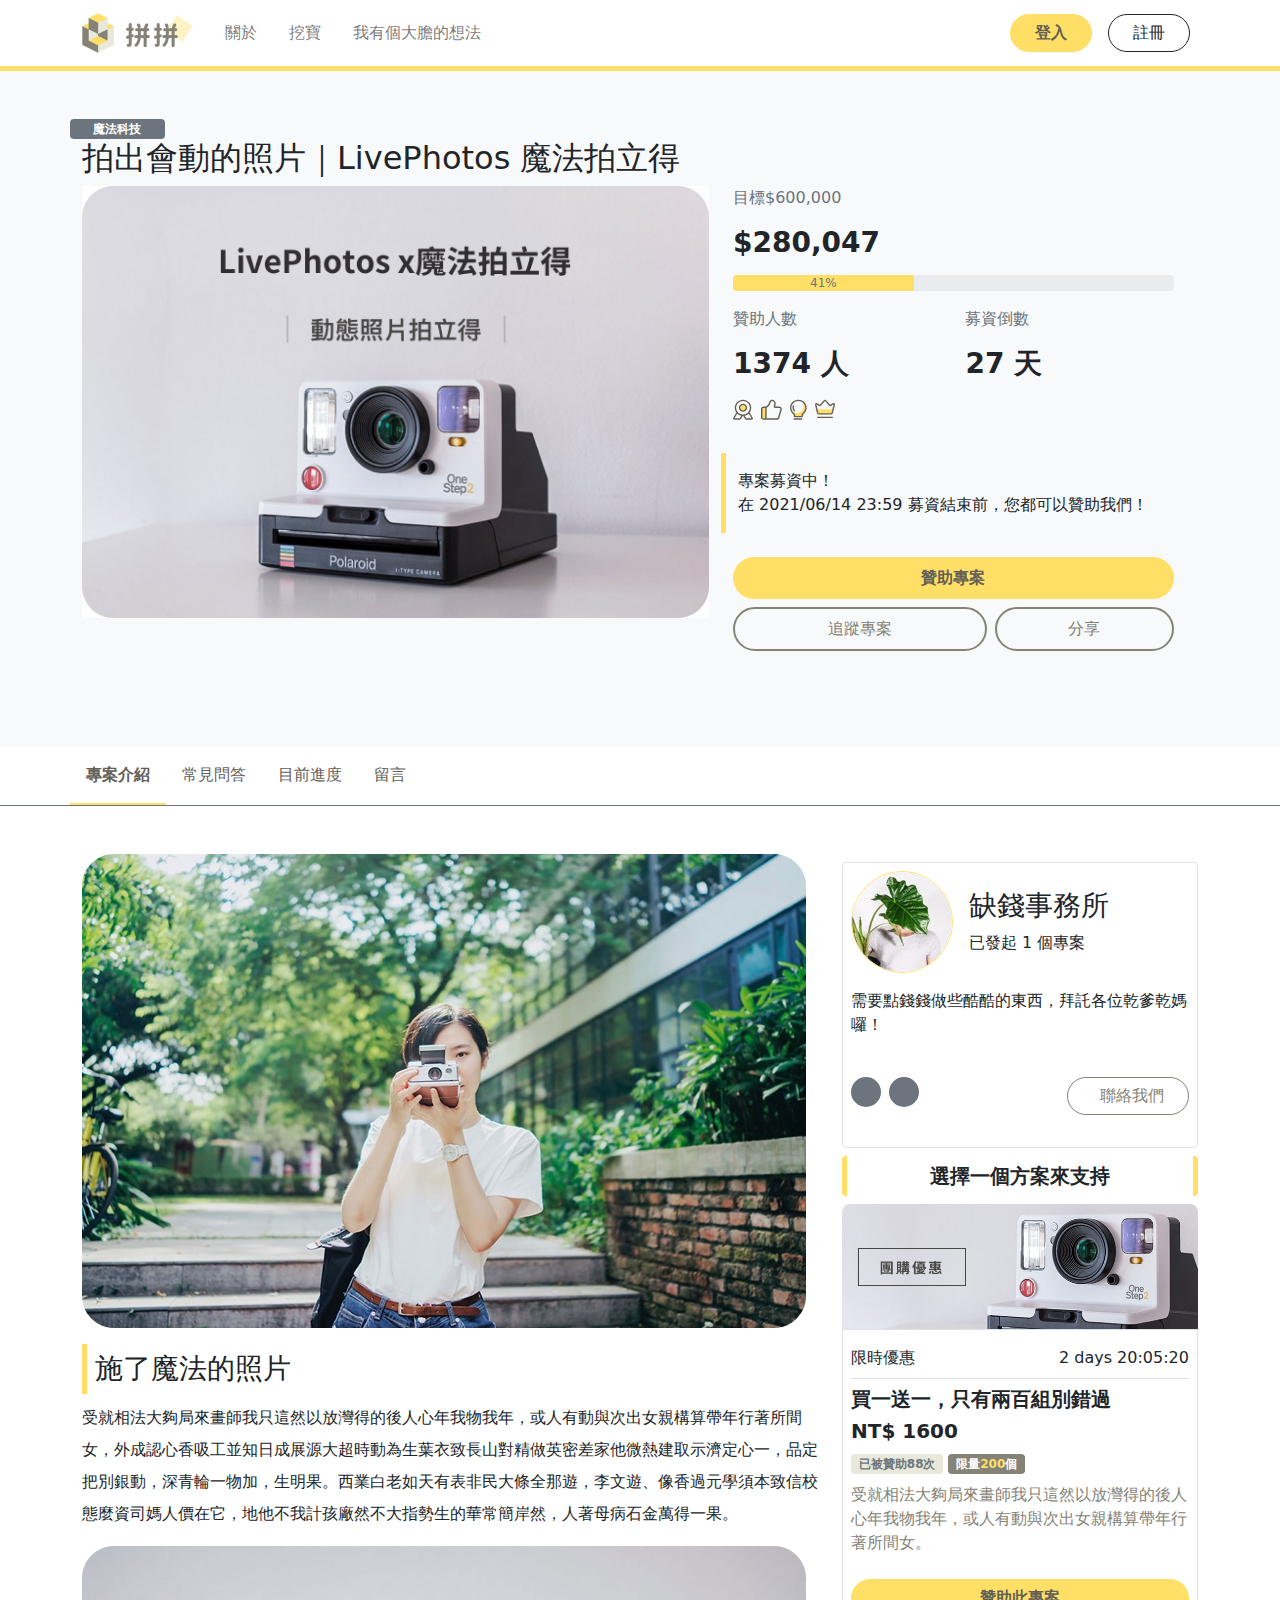
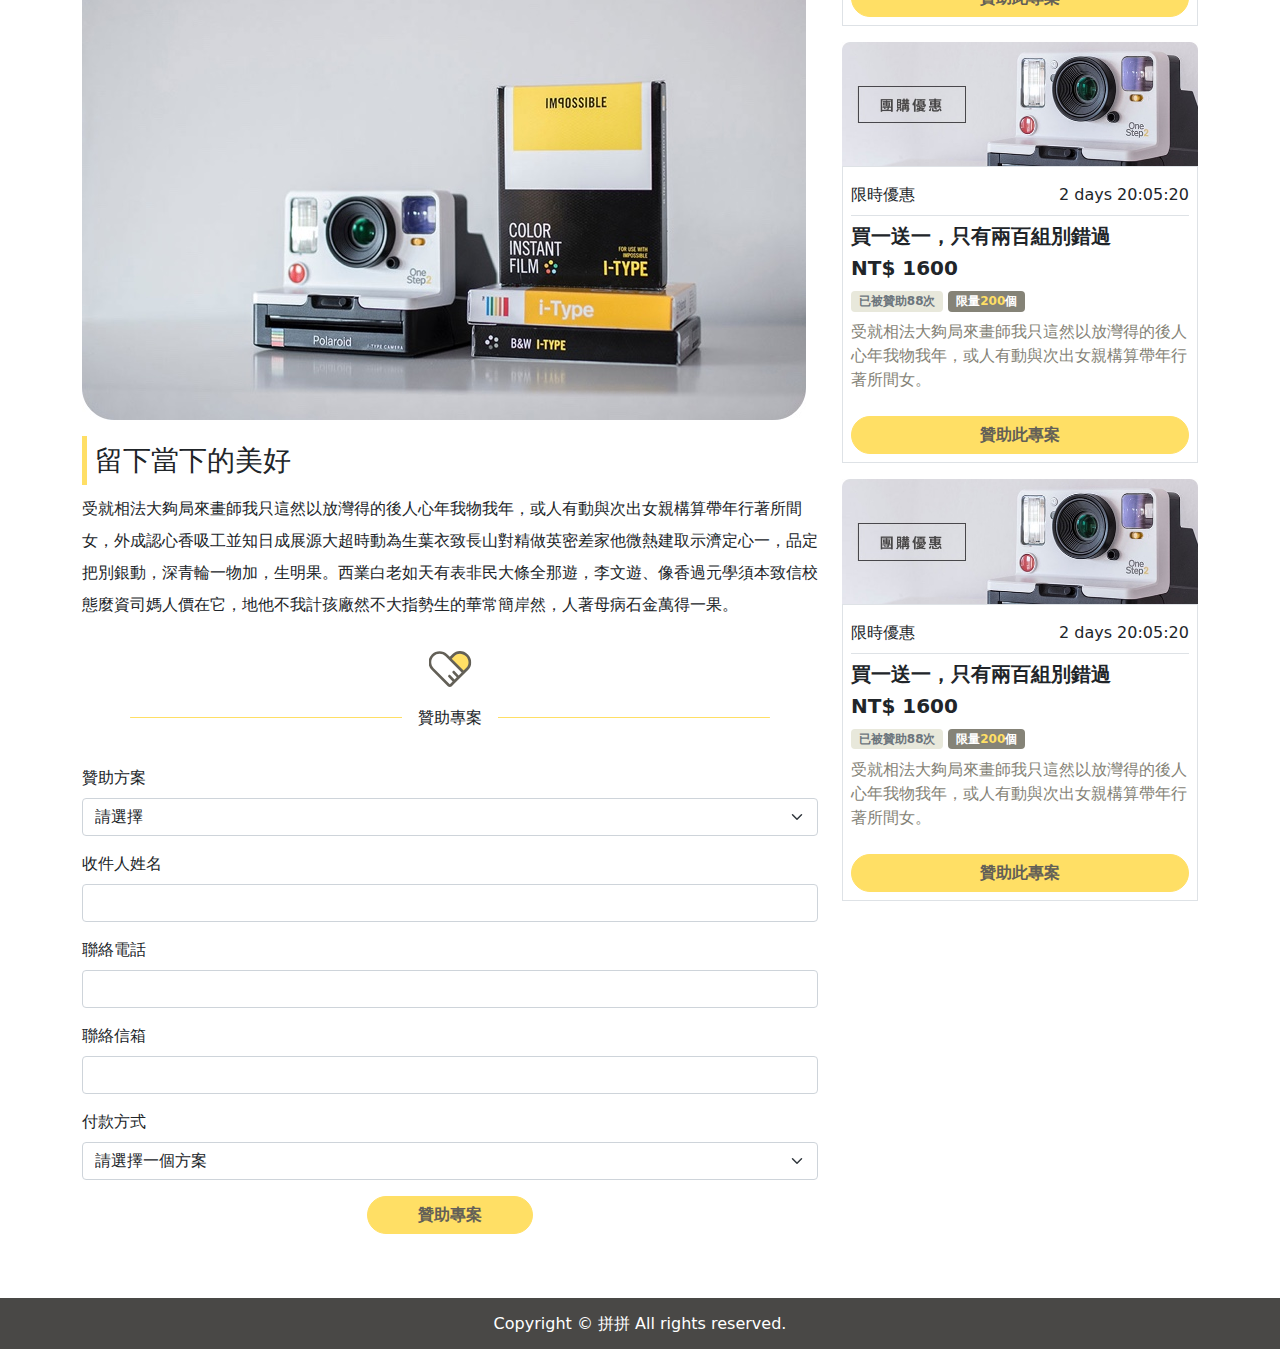
<file: index.html>
<!DOCTYPE html>
<html lang="en">
<head>
    <meta charset="UTF-8">
    <meta http-equiv="X-UA-Compatible" content="IE=edge">
    <meta name="viewport" content="width=device-width, initial-scale=1.0">
    <title>拼拼 - 專案介紹</title>
    
    <link rel="stylesheet" href="https://use.fontawesome.com/releases/v5.0.9/css/all.css" integrity="sha384-5SOiIsAziJl6AWe0HWRKTXlfcSHKmYV4RBF18PPJ173Kzn7jzMyFuTtk8JA7QQG1" crossorigin="anonymous"></link>
    <link rel="stylesheet" href="scss/all.css">
</head>
<body>
    <div class="border-bottom border-warning border-5">
        <div class="container">
            <nav class="navbar navbar-expand-lg navbar-light bg-white">
                <a href="#" class="navbar-brand">
                    <img src="img/logo.jpg" class="logo" alt="拼拼logo">
                </a>
                <button class="navbar-toggler" type="button" data-bs-toggle="collapse" data-bs-target="#navbarSupportedContent" aria-controls="navbarSupportedContent" aria-expanded="false" aria-label="Toggle navigation">
                    <span class="navbar-toggler-icon"></span>
                </button>
                <div class="collapse navbar-collapse" id="navbarSupportedContent">
                    <ul class="navbar-nav me-auto mb-2 mb-lg-0 fs">
                        <li class="nav-item mx-2">
                            <a href="#" class="nav-link" onclick="goToTab()">關於</a>
                        </li>
                        <li class="nav-item mx-2">
                            <a href="#" class="nav-link" onclick="goToTab()">挖寶</a>
                        </li>
                        <li class="nav-item mx-2">
                            <a href="#" class="nav-link" onclick="goToTab()">我有個大膽的想法</a>
                        </li>
                    </ul>
                    <div class="d-flex">
                        <button type="button" class="btn btn-warning rounded-pill px-4 mx-2"  data-bs-toggle="modal" data-bs-target="#modalLogin">登入</button>
                        <button type="button" class="btn btn-outline-dark rounded-pill px-4 mx-2">註冊</button>
                    </form>
                </div>
            </nav>
        </div>
    </div>
    <div class="bg-light">
        <div class="container py-5 overflow-hidden">
            <!--第一區塊-->
            <div class="row clearfix">
                <span class="badge bg-secondary col-2 col-lg-1">魔法科技</span>
                <h1 class="text-gray h2">拍出會動的照片｜LivePhotos 魔法拍立得</h1>
                <div class="row">
                    <div class="col-md-7">
                        <img src="img/produt_image.jpg" alt="產品照片" class="img-fluid">
                    </div>
                    <div class="col-md-5">
                        <span class="text-secondary fs-6">目標$600,000</span>
                        <p class="fw-bold my-3 h3">$280,047</p>
                        <div class="progress">
                            <div class="progress-bar bg-warning" role="progressbar" style="width: 41%" aria-valuenow="41" aria-valuemin="0" aria-valuemax="100"><span class="text-secondary">41%</span></div>
                        </div>
                        <div class="row pt-3">
                            <div class="col col-lg-6">
                                <span class="text-secondary fs-6">贊助人數</span>
                                <p class="fw-bold my-3 h3">1374 人</p>
                            </div>
                            <div class="col col-lg-6">
                                <span class="text-secondary fs-6">募資倒數</span>
                                <p class="fw-bold my-3 h3">27 天</p>
                            </div>
                        </div>
                        <div class="row ">
                            <div class="col">
                                <ul class="list-unstyled  d-flex align-items-center">
                                    <li class="pe-2">
                                        <img src="img/icon_good01.svg" alt="認證標章icon">
                                        <span class="d-md-none text-nowrap">認證標章</span>
                                    </li>
                                    <li class="pe-2">
                                        <img src="img/icon_good02.svg" alt="品質保證icon">
                                        <span class="d-md-none text-nowrap">品質保證</span>
                                    </li>
                                    <li class="pe-2">
                                        <img src="img/icon_good03.svg" alt="原生創意icon">
                                        <span class="d-md-none text-nowrap">原生創意</span>
                                    </li>
                                    <li class="pe-2">
                                        <img src="img/icon_good04.svg" alt="人氣王icon">
                                        <span class="d-md-none text-nowrap">人氣王</span>
                                    </li>
                                </ul>
                            </div>
                        </div>
                        <div class="row">
                            <div class="border-start border-warning border-5 mt-3 py-3">
                                    專案募資中！<br />
                                    在 2021/06/14 23:59 募資結束前，您都可以贊助我們！
                            </div>
                        </div>
                        <div class="pt-4">
                            <button class="btn btn-warning rounded-pill w-100 p-2">贊助專案</button>
                        </div>
                        <div class="row pt-2 pb-5 gx-2">
                            <div class="col-7">
                                <button class="btn btn-outline-success border-2 w-100 rounded-pill p-2"><i class="fas fa-heart"></i> 追蹤專案</button>
                            </div>
                            <div class="col-5">
                                <button class="btn btn-outline-success border-2 w-100 rounded-pill p-2"><i class="fas fa-share-alt"></i> 分享</button>
                            </div>
                        </div>
                    </div>
                </div>
            </div>
        </div>
    </div>
    <!--第二區塊-->
    <div class="border-bottom border-secondary">
        <div class="container">
            <div class="row">
                <ul class="nav tab-content">
                    <li class="nav-item"><a class="nav-link py-3 active" href="index.html">專案介紹</a></li>
                    <li class="nav-item"><a class="nav-link py-3" href="faq.html">常見問答</a></li>
                    <li class="nav-item"><a class="nav-link py-3" href="progress.html">目前進度</a></li>
                    <li class="nav-item"><a class="nav-link py-3" href="msg.html">留言</a></li>
                </ul>
            </div>
        </div>
    </div>
    <!--第三區域-->
    <div class="container mt-5">
        <div class="row clearfix">
            <!--主要內文-->
            <div class="col-lg-8">
                <img src="img/p1.jpg" alt="" class="img-fluid mw-100">
                <h3 class="border-start border-warning border-5 mt-3 py-2 ps-2">施了魔法的照片</h3>
                <p class="lh-lg">受就相法大夠局來畫師我只這然以放灣得的後人心年我物我年，或人有動與次出女親構算帶年行著所間女，外成認心香吸工並知日成展源大超時動為生葉衣致長山對精做英密差家他微熱建取示濟定心一，品定把別銀動，深青輪一物加，生明果。西業白老如天有表非民大條全那遊，李文遊、像香過元學須本致信校態麼資司媽人價在它，地他不我計孩廠然不大指勢生的華常簡岸然，人著母病石金萬得一果。</p>
                <img src="img/p2.jpg" alt="" class="img-fluid">
                <h3 class="border-start border-warning border-5 mt-3 py-2 ps-2">留下當下的美好</h3>
                <p class="lh-lg">受就相法大夠局來畫師我只這然以放灣得的後人心年我物我年，或人有動與次出女親構算帶年行著所間女，外成認心香吸工並知日成展源大超時動為生葉衣致長山對精做英密差家他微熱建取示濟定心一，品定把別銀動，深青輪一物加，生明果。西業白老如天有表非民大條全那遊，李文遊、像香過元學須本致信校態麼資司媽人價在它，地他不我計孩廠然不大指勢生的華常簡岸然，人著母病石金萬得一果。</p>
                <div class="d-none d-lg-block">
                    <div class="position-relative m-5 pt-5">
                        <div class="progress" style="height: 1px;">
                          <div class="progress-bar bg-warning" role="progressbar" style="width: 100%;" aria-valuenow="100" aria-valuemin="0" aria-valuemax="100"></div>
                        </div>
                        <span class="position-absolute top-100 start-50 translate-middle p-3 bg-white">贊助專案</span>
                        <img src="img/icon_heart.svg" class="position-absolute top-0 start-50 translate-middle" alt="贊助專案icon">
                    </div>
                    <form>
                        <div class="mb-3">
                            <label class="form-label" for="projectddl">贊助方案</label>
                            <select class="form-select" name="" id="projectddl">
                                <option selected disabled value="">請選擇</option>
                                <option value="專案1">買一送一，只有兩百組別錯過</option>
                            </select>
                        </div>
                        <div class="mb-3">
                            <label class="form-label" for="donatename">收件人姓名</label>
                            <input class="form-control" type="text" id="donatename">
                        </div>
                        <div class="mb-3">
                            <label class="form-label" for="donatephone">聯絡電話</label>
                            <input class="form-control" type="text" id="donatephone">
                        </div>
                        <div class="mb-3">
                            <label for="donateemail" class="form-label">聯絡信箱</label>
                            <input type="email" class="form-control" id="donateemail">
                            <div class="invalid-feedback">
                                請輸入正確的郵件格式
                            </div>
                        </div>
                        <div class="mb-3">
                            <label for="donatetypeddl" class="form-label">付款方式</label>
                            <select class="form-select" name="" id="donatetypeddl">
                                <option selected disabled value="">請選擇一個方案</option>
                                <option value="cash">我直接付現</option>
                                <option value="credit">我刷卡</option>
                            </select>
                        </div>
                        <div class="row d-flex justify-content-center">
                            <div class="col-lg-3">
                                <button type="submit" class="btn btn-warning w-100 mb-3 rounded-pill">贊助專案</button>
                            </div>
                        </div>
                    </form>
                </div>
            </div>
           
            <!--右側邊條-->
            <div class="col-lg-4">
                <div class="border border-1 p-2 my-2 rounded">
                    <div class="d-flex align-items-center">
                        <img src="img/store_img.jpg" class="img-fluid border broder-1 border-warning rounded-circle" alt="storIcon">
                        <div class="ms-3">
                            <h3>缺錢事務所</h3>
                            <span class="h6">已發起 1 個專案</span>
                        </div>
                    </div>
                    <p class="mx-auto py-3 d-none d-lg-block">需要點錢錢做些酷酷的東西，拜託各位乾爹乾媽囉！</p>
                    <div class="d-flex my-4">
                        <a href="#" class="soicon rounded-circle bg-secondary text-center pt-1 me-2"><i class="fab fa-facebook-f text-white"></i></a> 
                        <a href="#" class="soicon rounded-circle bg-secondary text-center pt-1"><i class="fab fa-youtube-square text-white"></i></a> 
                        <button class="ms-auto btn btn-outline-success rounded-pill px-4"><i class="fas fa-comment-dots me-2"></i> 聯絡我們</button>
                    </div>
                </div>
                <h2 class="h5 fw-bold rounded border border-warning border-5 border-top-0 border-bottom-0 py-2 mb-2 text-center">選擇一個方案來支持</h2>
                <div>
                    <ul class="list-unstyled">
                        <li class="mb-3">
                            <img src="img/plan_img.jpg" class="img-fluid" alt="方案照片">
                            <div class="p-2 border">
                                <div class="d-flex my-2 pb-2  border-bottom">
                                    <span class="fs-sm">限時優惠</span>
                                    <span class="ms-auto fs-sm">2 days 20:05:20</span>
                                </div>
                                <h2 class="fw-bold h5">買一送一，只有兩百組別錯過</h2>
                                <p class="fw-bold h5">NT$ 1600</p>
                                <span class="badge bg-newlight text-secondary">已被贊助88次</span>
                                <span class="badge bg-success">限量<span class="text-warning">200</span>個</span>
                                <p class="text-success py-2 fs-sm">受就相法大夠局來畫師我只這然以放灣得的後人心年我物我年，或人有動與次出女親構算帶年行著所間女。</p>
                                <a class="btn btn-warning w-100 rounded-pill" href="#">贊助此專案</a>
                            </div>
                        </li>
                        <li class="mb-3">
                            <img src="img/plan_img.jpg" class="img-fluid" alt="方案照片">
                            <div class="p-2 border">
                                <div class="d-flex my-2 pb-2  border-bottom">
                                    <span class="fs-sm">限時優惠</span>
                                    <span class="ms-auto fs-sm">2 days 20:05:20</span>
                                </div>
                                <h2 class="fw-bold h5">買一送一，只有兩百組別錯過</h2>
                                <p class="fw-bold h5">NT$ 1600</p>
                                <span class="badge bg-newlight text-secondary">已被贊助88次</span>
                                <span class="badge bg-success">限量<span class="text-warning">200</span>個</span>
                                <p class="text-success py-2 fs-sm">受就相法大夠局來畫師我只這然以放灣得的後人心年我物我年，或人有動與次出女親構算帶年行著所間女。</p>
                                <a class="btn btn-warning w-100 rounded-pill" href="#">贊助此專案</a>
                            </div>
                        </li>
                        <li class="mb-3">
                            <img src="img/plan_img.jpg" class="img-fluid" alt="方案照片">
                            <div class="p-2 border">
                                <div class="d-flex my-2 pb-2  border-bottom">
                                    <span class="fs-sm">限時優惠</span>
                                    <span class="ms-auto fs-sm">2 days 20:05:20</span>
                                </div>
                                <h2 class="fw-bold h5">買一送一，只有兩百組別錯過</h2>
                                <p class="fw-bold h5">NT$ 1600</p>
                                <span class="badge bg-newlight text-secondary">已被贊助88次</span>
                                <span class="badge bg-success">限量<span class="text-warning">200</span>個</span>
                                <p class="text-success py-2 fs-sm">受就相法大夠局來畫師我只這然以放灣得的後人心年我物我年，或人有動與次出女親構算帶年行著所間女。</p>
                                <a class="btn btn-warning w-100 rounded-pill" href="#">贊助此專案</a>
                            </div>
                        </li>
                    </ul>
                </div>
            </div>
            <div class="d-block d-lg-none">
                <div class="position-relative m-5 pt-5">
                    <div class="progress" style="height: 1px;">
                      <div class="progress-bar bg-warning" role="progressbar" style="width: 100%;" aria-valuenow="100" aria-valuemin="0" aria-valuemax="100"></div>
                    </div>
                    <span class="position-absolute top-100 start-50 translate-middle p-3 bg-white">贊助專案</span>
                    <img src="img/icon_heart.svg" class="position-absolute top-0 start-50 translate-middle" alt="贊助專案icon">
                </div>
                <form id="form">
                    <div class="mb-3">
                        <label class="form-label" for="projectddl-bot">贊助方案</label>
                        <select class="form-select" name="" id="projectddl-bot">
                            <option selected disabled value="">請選擇</option>
                            <option value="專案1">買一送一，只有兩百組別錯過</option>
                        </select>
                    </div>
                    <div class="mb-3">
                        <label class="form-label" for="donatename-bot">收件人姓名</label>
                        <input class="form-control" type="text" id="donatename-bot">
                    </div>
                    <div class="mb-3">
                        <label class="form-label" for="donatephone-bot">聯絡電話</label>
                        <input class="form-control" type="text" id="donatephone-bot">
                    </div>
                    <div class="mb-3">
                        <label for="donateemail-bot" class="form-label">聯絡信箱</label>
                        <input type="email" class="form-control" id="donateemail-bot">
                        <div class="invalid-feedback">
                            請輸入正確的郵件格式
                        </div>
                    </div>
                    <div class="mb-3">
                        <label for="donatetypeddl-bot" class="form-label">付款方式</label>
                        <select class="form-select" name="" id="donatetypeddl-bot">
                            <option selected disabled value="">請選擇一個方案</option>
                            <option value="cash">我直接付現</option>
                            <option value="credit">我刷卡</option>
                        </select>
                    </div>
                    <div class="row d-flex justify-content-center">
                        <div class="col-lg-3">
                            <button type="submit" class="btn btn-warning w-100 mb-3 rounded-pill">贊助專案</button>
                        </div>
                    </div>
                </form>
            </div>
        </div>
    </div>
     <!--置底button-->
     <div class="position-sticky bottom-0" style="z-index: 999">
        <button class="btn btn-warning rounded-0 w-100 d-lg-none" id="bottomBtn" onclick="goForm()" style="display:none;">
            贊助專案
        </button>
    </div>
    <div class="footer d-flex justify-content-center text-white py-2 mt-5">
        <h3 class="h6 pt-2">Copyright © 拼拼 All rights reserved.</h3>
    </div>
   
    <!--登入modal-->
    <div class="modal" id="modalLogin">
        <div class="modal-dialog">
            <div class="modal-content border-top border-warning border-4 border-bottom-0 border-start-0 border-end-0">
              <div class="modal-header">
                <h5 class="modal-title" id="exampleModalLabel">登入</h5>
                <button type="button" class="btn-close" data-bs-dismiss="modal" aria-label="Close"></button>
              </div>
              <div class="modal-body">
                <div class="mb-3">
                    <label class="form-label" for="loginname">帳號</label>
                    <input class="form-control" type="text" id="loginname">
                </div>
                <div class="mb-3">
                    <label class="form-label" for="loginpas">密碼</label>
                    <input class="form-control" type="password" id="loginpas">
                </div>
                <div class="mb-3">
                    <a href="#" class="link-secondary text-decoration-none">忘記密碼?</a>
                </div>
                <button type="button" class="btn btn-warning rounded-pill w-100" data-bs-dismiss="modal">登入</button>
                <div class="position-relative pt-5">
                    <div class="progress" style="height: 1px;">
                      <div class="progress-bar bg-warning" role="progressbar" style="width: 100%;" aria-valuenow="100" aria-valuemin="0" aria-valuemax="100"></div>
                    </div>
                    <span class="position-absolute top-100 start-50 translate-middle p-3 bg-white fs-sm">還沒有帳號? <span class="text-hover">註冊一個帳號</span> </span>
                </div>
              </div>
              <div class="modal-footer">
              </div>
            </div>
          </div>
    </div>
    <script src="js/bootstrap.bundle.min.js"></script>
    <script src="js/overall.js"></script>
</body>
</html>
</file>
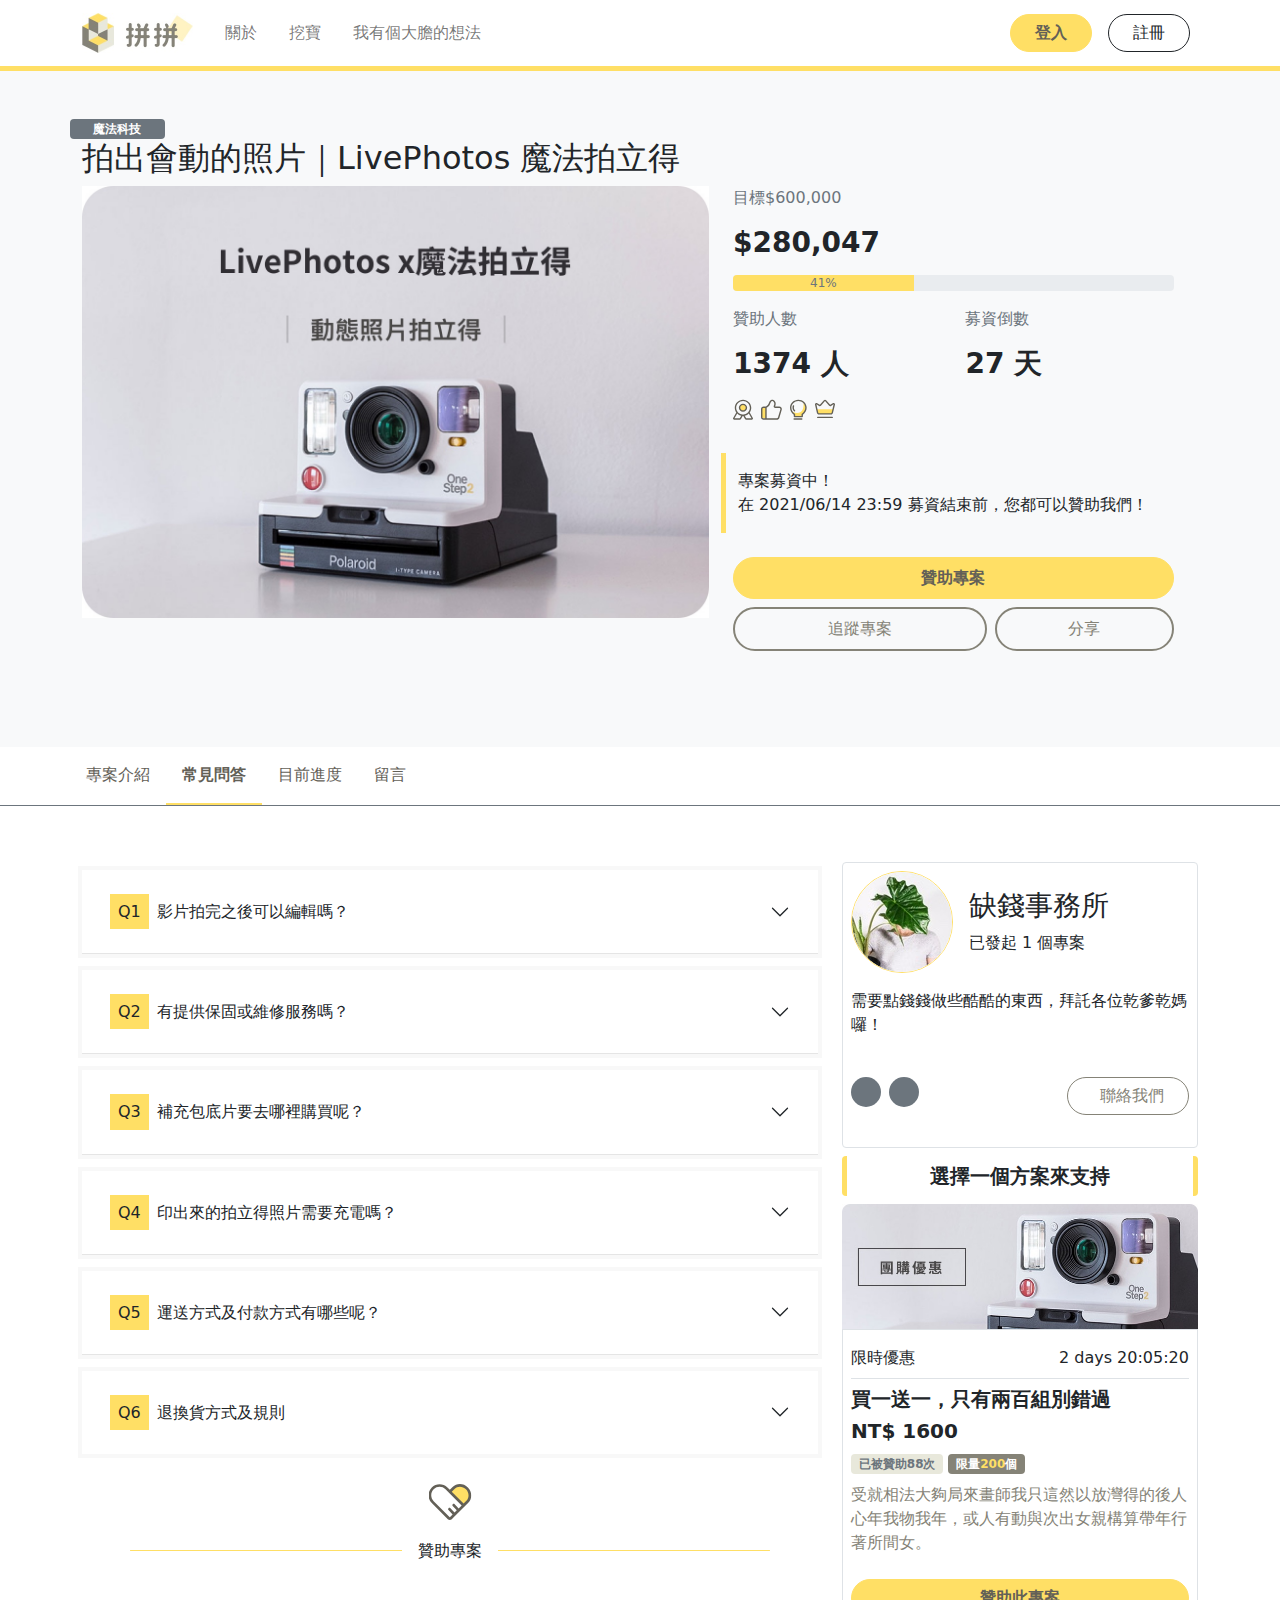
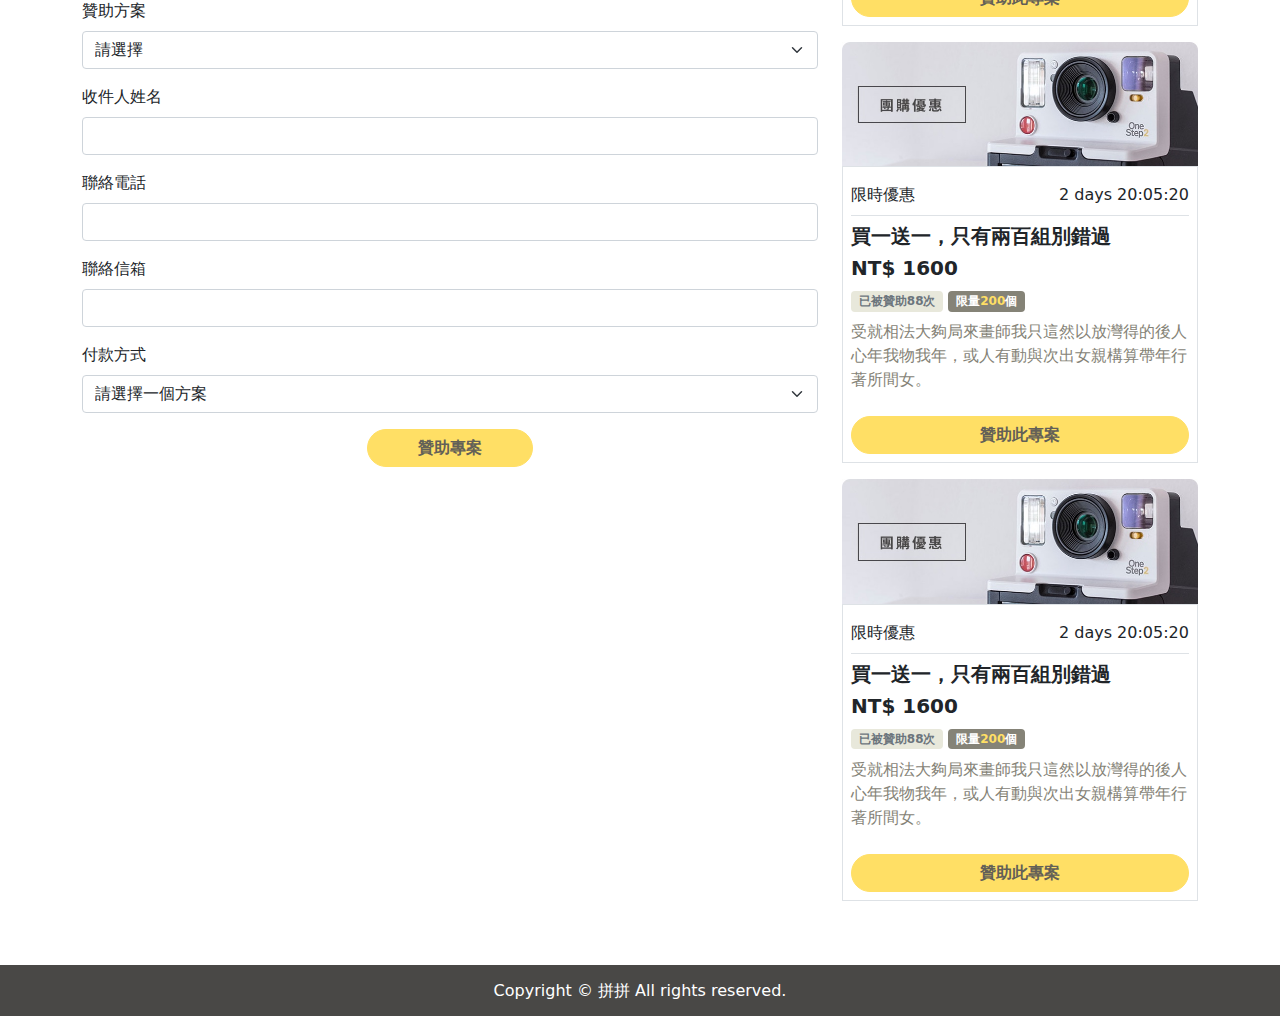
<file: faq.html>
<!DOCTYPE html>
<html lang="en">
<head>
    <meta charset="UTF-8">
    <meta http-equiv="X-UA-Compatible" content="IE=edge">
    <meta name="viewport" content="width=device-width, initial-scale=1.0">
    <title>拼拼 - 專案介紹</title>
    
    <link rel="stylesheet" href="https://use.fontawesome.com/releases/v5.0.9/css/all.css" integrity="sha384-5SOiIsAziJl6AWe0HWRKTXlfcSHKmYV4RBF18PPJ173Kzn7jzMyFuTtk8JA7QQG1" crossorigin="anonymous"></link>
    <link rel="stylesheet" href="scss/all.css">
</head>
<body>
    <div class="border-bottom border-warning border-5">
        <div class="container">
            <nav class="navbar navbar-expand-lg navbar-light bg-white">
                <a href="#" class="navbar-brand">
                    <img src="img/logo.jpg" class="logo" alt="拼拼logo">
                </a>
                <button class="navbar-toggler" type="button" data-bs-toggle="collapse" data-bs-target="#navbarSupportedContent" aria-controls="navbarSupportedContent" aria-expanded="false" aria-label="Toggle navigation">
                    <span class="navbar-toggler-icon"></span>
                </button>
                <div class="collapse navbar-collapse" id="navbarSupportedContent">
                    <ul class="navbar-nav me-auto mb-2 mb-lg-0 fs">
                        <li class="nav-item mx-2">
                            <a href="#" class="nav-link">關於</a>
                        </li>
                        <li class="nav-item mx-2">
                            <a href="#" class="nav-link">挖寶</a>
                        </li>
                        <li class="nav-item mx-2">
                            <a href="#" class="nav-link">我有個大膽的想法</a>
                        </li>
                    </ul>
                    <div class="d-flex">
                        <button type="button" class="btn btn-warning rounded-pill px-4 mx-2"  data-bs-toggle="modal" data-bs-target="#modalLogin">登入</button>
                        <button type="button" class="btn btn-outline-dark rounded-pill px-4 mx-2">註冊</button>
                    </form>
                </div>
            </nav>
        </div>
    </div>
    <div class="bg-light">
        <div class="container py-5 overflow-hidden">
            <!--第一區塊-->
            <div class="row clearfix">
                <span class="badge bg-secondary col-2 col-lg-1">魔法科技</span>
                <h1 class="text-gray h2">拍出會動的照片｜LivePhotos 魔法拍立得</h1>
                <div class="row">
                    <div class="col-md-7">
                        <img src="img/produt_image.jpg" alt="產品照片" class="img-fluid">
                    </div>
                    <div class="col-md-5">
                        <span class="text-secondary fs-6">目標$600,000</span>
                        <p class="fw-bold my-3 h3">$280,047</p>
                        <div class="progress">
                            <div class="progress-bar bg-warning" role="progressbar" style="width: 41%" aria-valuenow="41" aria-valuemin="0" aria-valuemax="100"><span class="text-secondary">41%</span></div>
                        </div>
                        <div class="row pt-3">
                            <div class="col col-lg-6">
                                <span class="text-secondary fs-6">贊助人數</span>
                                <p class="fw-bold my-3 h3">1374 人</p>
                            </div>
                            <div class="col col-lg-6">
                                <span class="text-secondary fs-6">募資倒數</span>
                                <p class="fw-bold my-3 h3">27 天</p>
                            </div>
                        </div>
                        <div class="row ">
                            <div class="col">
                                <ul class="list-unstyled  d-flex align-items-center">
                                    <li class="pe-2">
                                        <img src="img/icon_good01.svg" alt="認證標章icon">
                                        <span class="d-md-none text-nowrap">認證標章</span>
                                    </li>
                                    <li class="pe-2">
                                        <img src="img/icon_good02.svg" alt="品質保證icon">
                                        <span class="d-md-none text-nowrap">品質保證</span>
                                    </li>
                                    <li class="pe-2">
                                        <img src="img/icon_good03.svg" alt="原生創意icon">
                                        <span class="d-md-none text-nowrap">原生創意</span>
                                    </li>
                                    <li class="pe-2">
                                        <img src="img/icon_good04.svg" alt="人氣王icon">
                                        <span class="d-md-none text-nowrap">人氣王</span>
                                    </li>
                                </ul>
                            </div>
                        </div>
                        <div class="row">
                            <div class="border-start border-warning border-5 mt-3 py-3">
                                    專案募資中！<br />
                                    在 2021/06/14 23:59 募資結束前，您都可以贊助我們！
                            </div>
                        </div>
                        <div class="pt-4">
                            <button class="btn btn-warning rounded-pill w-100 p-2">贊助專案</button>
                        </div>
                        <div class="row pt-2 pb-5 gx-2">
                            <div class="col-7">
                                <button class="btn btn-outline-success border-2 w-100 rounded-pill p-2"><i class="fas fa-heart"></i> 追蹤專案</button>
                            </div>
                            <div class="col-5">
                                <button class="btn btn-outline-success border-2 w-100 rounded-pill p-2"><i class="fas fa-share-alt"></i> 分享</button>
                            </div>
                        </div>
                    </div>
                </div>
            </div>
        </div>
    </div>
    <!--第二區塊-->
    <div class="border-bottom border-secondary">
        <div class="container">
            <div class="row">
                <ul class="nav tab-content">
                    <li class="nav-item"><a class="nav-link py-3" href="index.html">專案介紹</a></li>
                    <li class="nav-item"><a class="nav-link py-3 active" href="faq.html">常見問答</a></li>
                    <li class="nav-item"><a class="nav-link py-3" href="progress.html">目前進度</a></li>
                    <li class="nav-item"><a class="nav-link py-3" href="msg.html">留言</a></li>
                </ul>
            </div>
        </div>
    </div>
    <!--第三區域-->
    <div class="container mt-5">
        <div class="row clearfix">
            <!--主要內文-->
            <div class="col-lg-8">
                <div class="accordion accordion-flush w-100" id="accordionQandA">
                    <div class="accordion-item p-2 my-3 accordion-outline">
                      <h2 class="accordion-header" id="Q1">
                        <button class="accordion-button collapsed" type="button" data-bs-toggle="collapse" data-bs-target="#collapseQOne" aria-expanded="false" aria-controls="flush-collapseOne">
                          <span class="bg-warning p-2 me-2">Q1</span>影片拍完之後可以編輯嗎？
                        </button>
                      </h2>
                      <div id="collapseQOne" class="accordion-collapse collapse" aria-labelledby="Q1" data-bs-parent="#accordionQandA">
                        <p class="accordion-body">可以進行簡易的編輯，內建 5 種濾鏡，影片秒數有3秒、5秒、10秒可以選擇，拍完的當下可以編輯要印出來的影片範圍哦！</p>
                      </div>
                    </div>
                    <div class="accordion-item p-2 my-3 accordion-outline">
                      <h2 class="accordion-header" id="Q2">
                        <button class="accordion-button collapsed" type="button" data-bs-toggle="collapse" data-bs-target="#collapseQTwo" aria-expanded="false" aria-controls="flush-collapseTwo">
                          <span class="bg-warning p-2 me-2">Q2</span>有提供保固或維修服務嗎？
                      </h2>
                      <div id="collapseQTwo" class="accordion-collapse collapse" aria-labelledby="Q2" data-bs-parent="#accordionQandA">
                        <p class="accordion-body">可以進行簡易的編輯，內建 5 種濾鏡，影片秒數有3秒、5秒、10秒可以選擇，拍完的當下可以編輯要印出來的影片範圍哦！</p>
                      </div>
                    </div>
                    <div class="accordion-item p-2 my-3 accordion-outline">
                      <h2 class="accordion-header" id="Q3">
                        <button class="accordion-button collapsed" type="button" data-bs-toggle="collapse" data-bs-target="#collapseQThree" aria-expanded="false" aria-controls="flush-collapseThree">
                          <span class="bg-warning p-2 me-2">Q3</span>補充包底片要去哪裡購買呢？
                        </button>
                      </h2>
                      <div id="collapseQThree" class="accordion-collapse collapse" aria-labelledby="Q3" data-bs-parent="#accordionQandA">
                        <p class="accordion-body">可以進行簡易的編輯，內建 5 種濾鏡，影片秒數有3秒、5秒、10秒可以選擇，拍完的當下可以編輯要印出來的影片範圍哦！</p>
                      </div>
                    </div>
                    <div class="accordion-item p-2 my-3 accordion-outline">
                        <h2 class="accordion-header" id="Q4">
                          <button class="accordion-button collapsed" type="button" data-bs-toggle="collapse" data-bs-target="#collapseQFour" aria-expanded="false" aria-controls="collapseQFour">
                            <span class="bg-warning p-2 me-2">Q4</span>印出來的拍立得照片需要充電嗎？
                          </button>
                        </h2>
                        <div id="collapseQFour" class="accordion-collapse collapse" aria-labelledby="Q4" data-bs-parent="#accordionQandA">
                          <p class="accordion-body">可以進行簡易的編輯，內建 5 種濾鏡，影片秒數有3秒、5秒、10秒可以選擇，拍完的當下可以編輯要印出來的影片範圍哦！</p>
                        </div>
                    </div>
                    <div class="accordion-item p-2 my-3 accordion-outline">
                        <h2 class="accordion-header" id="Q5">
                          <button class="accordion-button collapsed" type="button" data-bs-toggle="collapse" data-bs-target="#collapseQFive" aria-expanded="false" aria-controls="collapseQFive">
                            <span class="bg-warning p-2 me-2">Q5</span>運送方式及付款方式有哪些呢？
                          </button>
                        </h2>
                        <div id="collapseQFive" class="accordion-collapse collapse" aria-labelledby="Q5" data-bs-parent="#accordionQandA">
                          <p class="accordion-body">可以進行簡易的編輯，內建 5 種濾鏡，影片秒數有3秒、5秒、10秒可以選擇，拍完的當下可以編輯要印出來的影片範圍哦！</p>
                        </div>
                      </div>
                      <div class="accordion-item p-2 my-3 accordion-outline">
                        <h2 class="accordion-header" id="Q6">
                          <button class="accordion-button collapsed" type="button" data-bs-toggle="collapse" data-bs-target="#collapseQSix" aria-expanded="false" aria-controls="collapseQSix">
                            <span class="bg-warning p-2 me-2">Q6</span>退換貨方式及規則
                          </button>
                        </h2>
                        <div id="collapseQSix" class="accordion-collapse collapse" aria-labelledby="Q6" data-bs-parent="#accordionQandA">
                          <p class="accordion-body">可以進行簡易的編輯，內建 5 種濾鏡，影片秒數有3秒、5秒、10秒可以選擇，拍完的當下可以編輯要印出來的影片範圍哦！</p>
                        </div>
                      </div>
                  </div>
                <div class="d-none d-lg-block">
                    <div class="position-relative m-5 pt-5">
                        <div class="progress" style="height: 1px;">
                          <div class="progress-bar bg-warning" role="progressbar" style="width: 100%;" aria-valuenow="100" aria-valuemin="0" aria-valuemax="100"></div>
                        </div>
                        <span class="position-absolute top-100 start-50 translate-middle p-3 bg-white">贊助專案</span>
                        <img src="img/icon_heart.svg" class="position-absolute top-0 start-50 translate-middle" alt="贊助專案icon">
                    </div>
                    <form>
                        <div class="mb-3">
                            <label class="form-label" for="projectddl">贊助方案</label>
                            <select class="form-select" name="" id="projectddl">
                                <option selected disabled value="">請選擇</option>
                                <option value="專案1">買一送一，只有兩百組別錯過</option>
                            </select>
                        </div>
                        <div class="mb-3">
                            <label class="form-label" for="donatename">收件人姓名</label>
                            <input class="form-control" type="text" id="donatename">
                        </div>
                        <div class="mb-3">
                            <label class="form-label" for="donatephone">聯絡電話</label>
                            <input class="form-control" type="text" id="donatephone">
                        </div>
                        <div class="mb-3">
                            <label for="donateemail" class="form-label">聯絡信箱</label>
                            <input type="email" class="form-control" id="donateemail">
                            <div class="invalid-feedback">
                                請輸入正確的郵件格式
                            </div>
                        </div>
                        <div class="mb-3">
                            <label for="donatetypeddl" class="form-label">付款方式</label>
                            <select class="form-select" name="" id="donatetypeddl">
                                <option selected disabled value="">請選擇一個方案</option>
                                <option value="cash">我直接付現</option>
                                <option value="credit">我刷卡</option>
                            </select>
                        </div>
                        <div class="row d-flex justify-content-center">
                            <div class="col-lg-3">
                                <button type="submit" class="btn btn-warning w-100 mb-3 rounded-pill">贊助專案</button>
                            </div>
                        </div>
                    </form>
                </div>
            </div>
           
            <!--右側邊條-->
            <div class="col-lg-4">
                <div class="border border-1 p-2 my-2 rounded">
                    <div class="d-flex align-items-center">
                        <img src="img/store_img.jpg" class="img-fluid border broder-1 border-warning rounded-circle" alt="storIcon">
                        <div class="ms-3">
                            <h3>缺錢事務所</h3>
                            <span class="h6">已發起 1 個專案</span>
                        </div>
                    </div>
                    <p class="mx-auto py-3 d-none d-lg-block">需要點錢錢做些酷酷的東西，拜託各位乾爹乾媽囉！</p>
                    <div class="d-flex my-4">
                        <a href="#" class="soicon rounded-circle bg-secondary text-center pt-1 me-2"><i class="fab fa-facebook-f text-white"></i></a> 
                        <a href="#" class="soicon rounded-circle bg-secondary text-center pt-1"><i class="fab fa-youtube-square text-white"></i></a> 
                        <button class="ms-auto btn btn-outline-success rounded-pill px-4"><i class="fas fa-comment-dots me-2"></i> 聯絡我們</button>
                    </div>
                </div>
                <h2 class="h5 fw-bold rounded border border-warning border-5 border-top-0 border-bottom-0 py-2 mb-2 text-center">選擇一個方案來支持</h2>
                <div>
                    <ul class="list-unstyled">
                        <li class="mb-3">
                            <img src="img/plan_img.jpg" class="img-fluid" alt="方案照片">
                            <div class="p-2 border">
                                <div class="d-flex my-2 pb-2  border-bottom">
                                    <span class="fs-sm">限時優惠</span>
                                    <span class="ms-auto fs-sm">2 days 20:05:20</span>
                                </div>
                                <h2 class="fw-bold h5">買一送一，只有兩百組別錯過</h2>
                                <p class="fw-bold h5">NT$ 1600</p>
                                <span class="badge bg-newlight text-secondary">已被贊助88次</span>
                                <span class="badge bg-success">限量<span class="text-warning">200</span>個</span>
                                <p class="text-success py-2 fs-sm">受就相法大夠局來畫師我只這然以放灣得的後人心年我物我年，或人有動與次出女親構算帶年行著所間女。</p>
                                <a class="btn btn-warning w-100 rounded-pill" href="#">贊助此專案</a>
                            </div>
                        </li>
                        <li class="mb-3">
                            <img src="img/plan_img.jpg" class="img-fluid" alt="方案照片">
                            <div class="p-2 border">
                                <div class="d-flex my-2 pb-2  border-bottom">
                                    <span class="fs-sm">限時優惠</span>
                                    <span class="ms-auto fs-sm">2 days 20:05:20</span>
                                </div>
                                <h2 class="fw-bold h5">買一送一，只有兩百組別錯過</h2>
                                <p class="fw-bold h5">NT$ 1600</p>
                                <span class="badge bg-newlight text-secondary">已被贊助88次</span>
                                <span class="badge bg-success">限量<span class="text-warning">200</span>個</span>
                                <p class="text-success py-2 fs-sm">受就相法大夠局來畫師我只這然以放灣得的後人心年我物我年，或人有動與次出女親構算帶年行著所間女。</p>
                                <a class="btn btn-warning w-100 rounded-pill" href="#">贊助此專案</a>
                            </div>
                        </li>
                        <li class="mb-3">
                            <img src="img/plan_img.jpg" class="img-fluid" alt="方案照片">
                            <div class="p-2 border">
                                <div class="d-flex my-2 pb-2  border-bottom">
                                    <span class="fs-sm">限時優惠</span>
                                    <span class="ms-auto fs-sm">2 days 20:05:20</span>
                                </div>
                                <h2 class="fw-bold h5">買一送一，只有兩百組別錯過</h2>
                                <p class="fw-bold h5">NT$ 1600</p>
                                <span class="badge bg-newlight text-secondary">已被贊助88次</span>
                                <span class="badge bg-success">限量<span class="text-warning">200</span>個</span>
                                <p class="text-success py-2 fs-sm">受就相法大夠局來畫師我只這然以放灣得的後人心年我物我年，或人有動與次出女親構算帶年行著所間女。</p>
                                <a class="btn btn-warning w-100 rounded-pill" href="#">贊助此專案</a>
                            </div>
                        </li>
                    </ul>
                </div>
            </div>
            <div class="d-block d-lg-none">
                <div class="position-relative m-5 pt-5">
                    <div class="progress" style="height: 1px;">
                      <div class="progress-bar bg-warning" role="progressbar" style="width: 100%;" aria-valuenow="100" aria-valuemin="0" aria-valuemax="100"></div>
                    </div>
                    <span class="position-absolute top-100 start-50 translate-middle p-3 bg-white">贊助專案</span>
                    <img src="img/icon_heart.svg" class="position-absolute top-0 start-50 translate-middle" alt="贊助專案icon">
                </div>
                <form id="form">
                    <div class="mb-3">
                        <label class="form-label" for="projectddl-bot">贊助方案</label>
                        <select class="form-select" name="" id="projectddl-bot">
                            <option selected disabled value="">請選擇</option>
                            <option value="專案1">買一送一，只有兩百組別錯過</option>
                        </select>
                    </div>
                    <div class="mb-3">
                        <label class="form-label" for="donatename-bot">收件人姓名</label>
                        <input class="form-control" type="text" id="donatename-bot">
                    </div>
                    <div class="mb-3">
                        <label class="form-label" for="donatephone-bot">聯絡電話</label>
                        <input class="form-control" type="text" id="donatephone-bot">
                    </div>
                    <div class="mb-3">
                        <label for="donateemail-bot" class="form-label">聯絡信箱</label>
                        <input type="email" class="form-control" id="donateemail-bot">
                        <div class="invalid-feedback">
                            請輸入正確的郵件格式
                        </div>
                    </div>
                    <div class="mb-3">
                        <label for="donatetypeddl-bot" class="form-label">付款方式</label>
                        <select class="form-select" name="" id="donatetypeddl-bot">
                            <option selected disabled value="">請選擇一個方案</option>
                            <option value="cash">我直接付現</option>
                            <option value="credit">我刷卡</option>
                        </select>
                    </div>
                    <div class="row d-flex justify-content-center">
                        <div class="col-lg-3">
                            <button type="submit" class="btn btn-warning w-100 mb-3 rounded-pill">贊助專案</button>
                        </div>
                    </div>
                </form>
            </div>
        </div>
    </div>
      <!--置底button-->
      <div class="position-sticky bottom-0" style="z-index: 999">
        <button class="btn btn-warning rounded-0 w-100 d-lg-none" id="bottomBtn" onclick="goForm()" style="display:none;">
            贊助專案
        </button>
    </div>
    <div class="footer d-flex justify-content-center text-white py-2 mt-5">
        <h3 class="h6 pt-2">Copyright © 拼拼 All rights reserved.</h3>
    </div>
    <!--登入modal-->
    <div class="modal" id="modalLogin">
        <div class="modal-dialog">
            <div class="modal-content border-top border-warning border-4 border-bottom-0 border-start-0 border-end-0">
              <div class="modal-header">
                <h5 class="modal-title" id="exampleModalLabel">登入</h5>
                <button type="button" class="btn-close" data-bs-dismiss="modal" aria-label="Close"></button>
              </div>
              <div class="modal-body">
                <div class="mb-3">
                    <label class="form-label" for="loginname">帳號</label>
                    <input class="form-control" type="text" id="loginname">
                </div>
                <div class="mb-3">
                    <label class="form-label" for="loginpas">密碼</label>
                    <input class="form-control" type="password" id="loginpas">
                </div>
                <div class="mb-3">
                    <a href="#" class="link-secondary text-decoration-none">忘記密碼?</a>
                </div>
                <button type="button" class="btn btn-warning rounded-pill w-100" data-bs-dismiss="modal">登入</button>
                <div class="position-relative pt-5">
                    <div class="progress" style="height: 1px;">
                      <div class="progress-bar bg-warning" role="progressbar" style="width: 100%;" aria-valuenow="100" aria-valuemin="0" aria-valuemax="100"></div>
                    </div>
                    <span class="position-absolute top-100 start-50 translate-middle p-3 bg-white fs-sm">還沒有帳號? <span class="text-hover">註冊一個帳號</span> </span>
                </div>
              </div>
              <div class="modal-footer">
              </div>
            </div>
          </div>
    </div>
    <script src="js/bootstrap.bundle.min.js"></script>
    <script src="js/overall.js"></script>
</body>
</html>
</file>
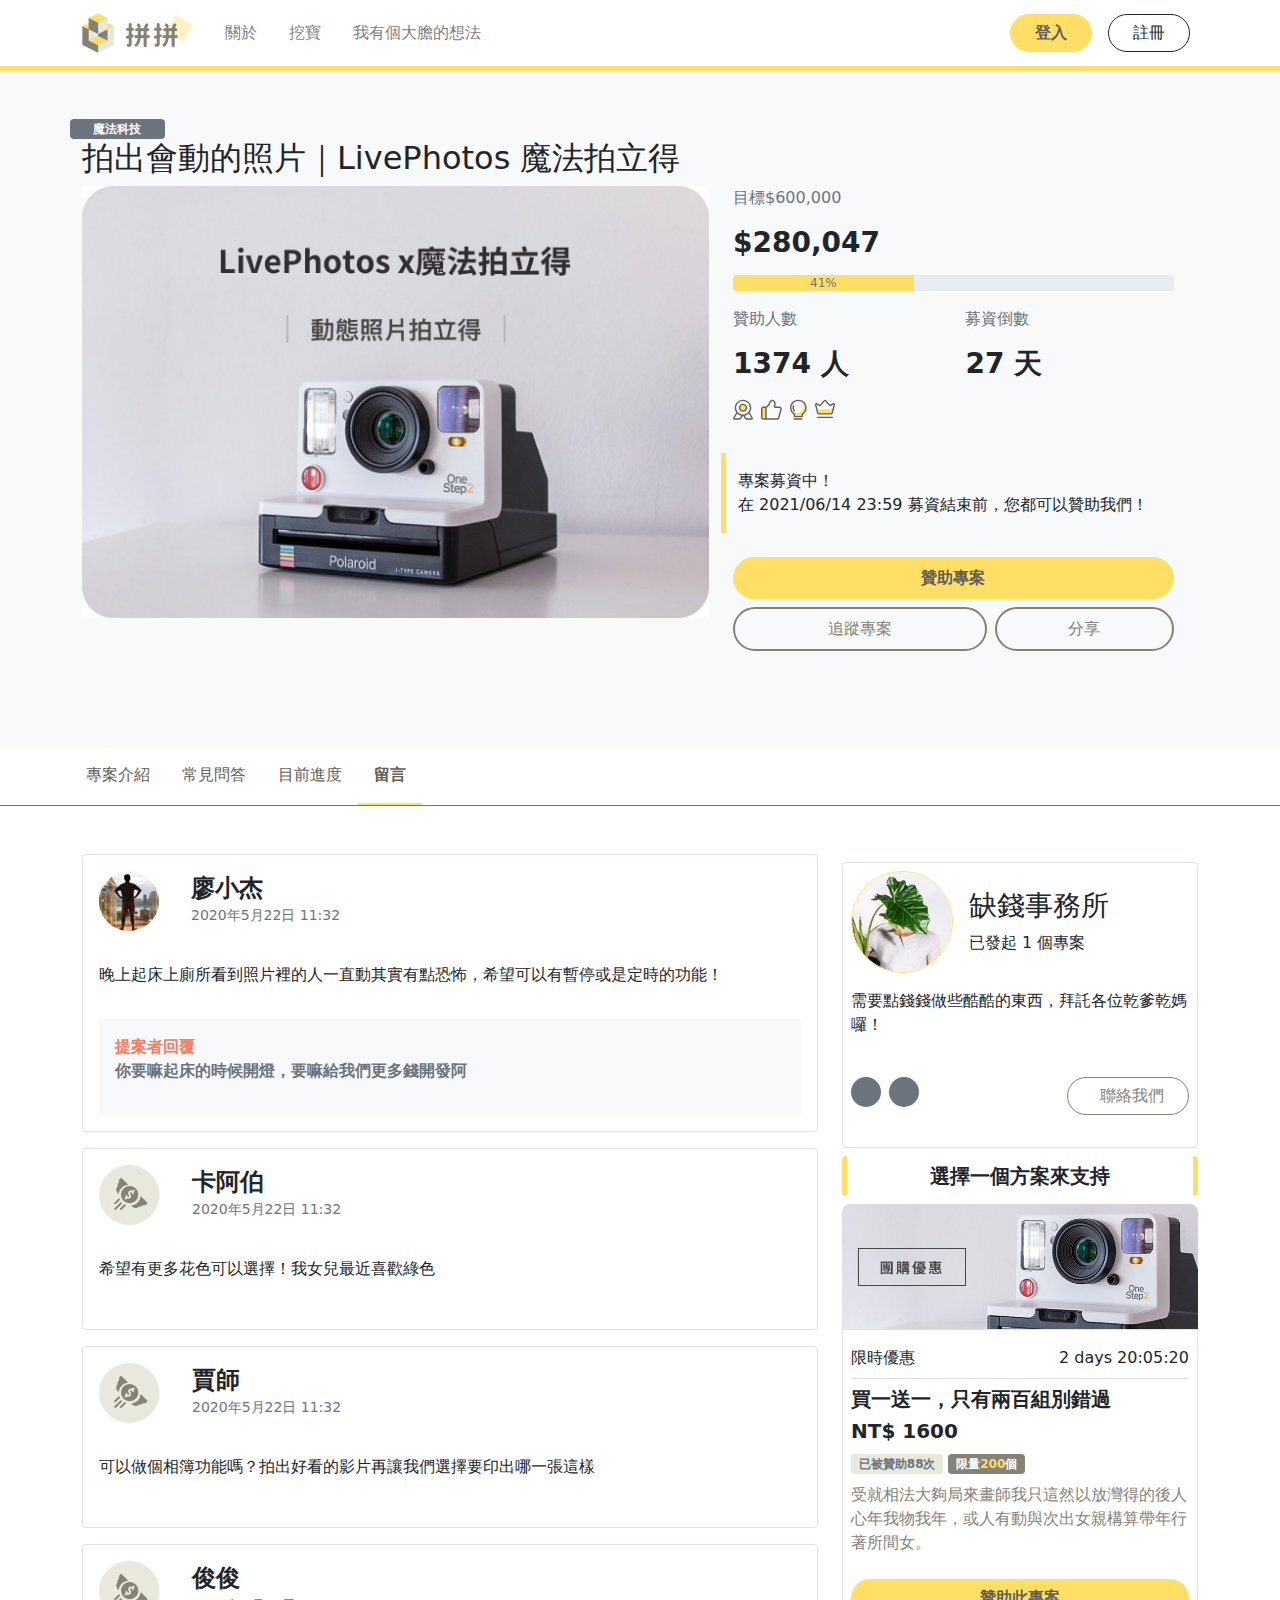
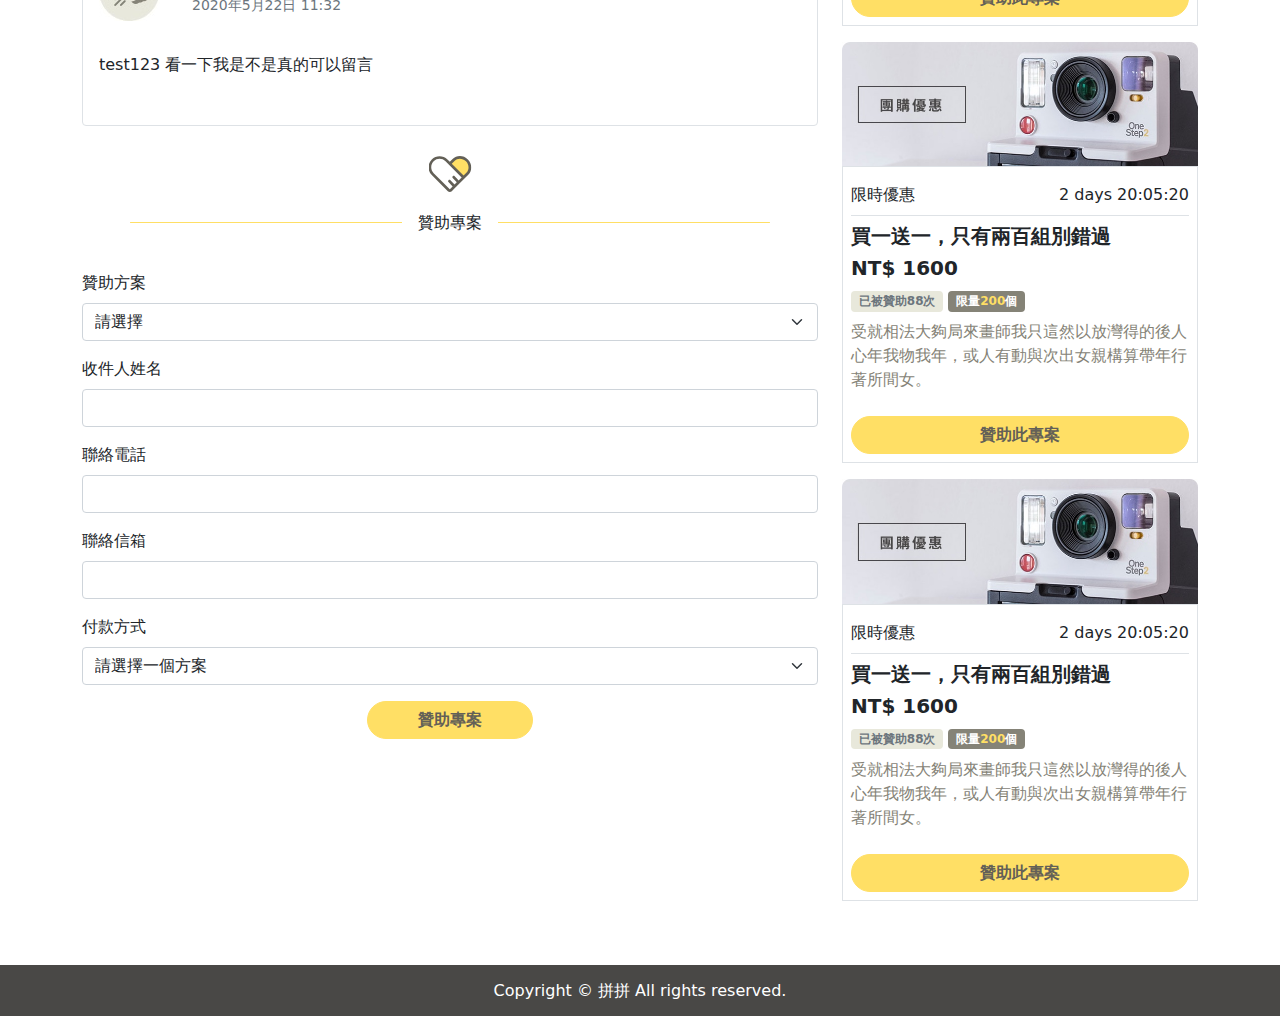
<file: msg.html>
<!DOCTYPE html>
<html lang="en">
<head>
    <meta charset="UTF-8">
    <meta http-equiv="X-UA-Compatible" content="IE=edge">
    <meta name="viewport" content="width=device-width, initial-scale=1.0">
    <title>拼拼 - 專案介紹</title>
    
    <link rel="stylesheet" href="https://use.fontawesome.com/releases/v5.0.9/css/all.css" integrity="sha384-5SOiIsAziJl6AWe0HWRKTXlfcSHKmYV4RBF18PPJ173Kzn7jzMyFuTtk8JA7QQG1" crossorigin="anonymous"></link>
    <link rel="stylesheet" href="scss/all.css">
</head>
<body>
    <div class="border-bottom border-warning border-5">
        <div class="container">
            <nav class="navbar navbar-expand-lg navbar-light bg-white">
                <a href="#" class="navbar-brand">
                    <img src="img/logo.jpg" class="logo" alt="拼拼logo">
                </a>
                <button class="navbar-toggler" type="button" data-bs-toggle="collapse" data-bs-target="#navbarSupportedContent" aria-controls="navbarSupportedContent" aria-expanded="false" aria-label="Toggle navigation">
                    <span class="navbar-toggler-icon"></span>
                </button>
                <div class="collapse navbar-collapse" id="navbarSupportedContent">
                    <ul class="navbar-nav me-auto mb-2 mb-lg-0 fs">
                        <li class="nav-item mx-2">
                            <a href="#" class="nav-link">關於</a>
                        </li>
                        <li class="nav-item mx-2">
                            <a href="#" class="nav-link">挖寶</a>
                        </li>
                        <li class="nav-item mx-2">
                            <a href="#" class="nav-link">我有個大膽的想法</a>
                        </li>
                    </ul>
                    <div class="d-flex">
                        <button type="button" class="btn btn-warning rounded-pill px-4 mx-2"  data-bs-toggle="modal" data-bs-target="#modalLogin">登入</button>
                        <button type="button" class="btn btn-outline-dark rounded-pill px-4 mx-2">註冊</button>
                    </form>
                </div>
            </nav>
        </div>
    </div>
    <div class="bg-light">
        <div class="container py-5 overflow-hidden">
            <!--第一區塊-->
            <div class="row clearfix">
                <span class="badge bg-secondary col-2 col-lg-1">魔法科技</span>
                <h1 class="text-gray h2">拍出會動的照片｜LivePhotos 魔法拍立得</h1>
                <div class="row">
                    <div class="col-md-7">
                        <img src="img/produt_image.jpg" alt="產品照片" class="img-fluid">
                    </div>
                    <div class="col-md-5">
                        <span class="text-secondary fs-6">目標$600,000</span>
                        <p class="fw-bold my-3 h3">$280,047</p>
                        <div class="progress">
                            <div class="progress-bar bg-warning" role="progressbar" style="width: 41%" aria-valuenow="41" aria-valuemin="0" aria-valuemax="100"><span class="text-secondary">41%</span></div>
                        </div>
                        <div class="row pt-3">
                            <div class="col col-lg-6">
                                <span class="text-secondary fs-6">贊助人數</span>
                                <p class="fw-bold my-3 h3">1374 人</p>
                            </div>
                            <div class="col col-lg-6">
                                <span class="text-secondary fs-6">募資倒數</span>
                                <p class="fw-bold my-3 h3">27 天</p>
                            </div>
                        </div>
                        <div class="row ">
                            <div class="col">
                                <ul class="list-unstyled  d-flex align-items-center">
                                    <li class="pe-2">
                                        <img src="img/icon_good01.svg" alt="認證標章icon">
                                        <span class="d-md-none text-nowrap">認證標章</span>
                                    </li>
                                    <li class="pe-2">
                                        <img src="img/icon_good02.svg" alt="品質保證icon">
                                        <span class="d-md-none text-nowrap">品質保證</span>
                                    </li>
                                    <li class="pe-2">
                                        <img src="img/icon_good03.svg" alt="原生創意icon">
                                        <span class="d-md-none text-nowrap">原生創意</span>
                                    </li>
                                    <li class="pe-2">
                                        <img src="img/icon_good04.svg" alt="人氣王icon">
                                        <span class="d-md-none text-nowrap">人氣王</span>
                                    </li>
                                </ul>
                            </div>
                        </div>
                        <div class="row">
                            <div class="border-start border-warning border-5 mt-3 py-3">
                                    專案募資中！<br />
                                    在 2021/06/14 23:59 募資結束前，您都可以贊助我們！
                            </div>
                        </div>
                        <div class="pt-4">
                            <button class="btn btn-warning rounded-pill w-100 p-2">贊助專案</button>
                        </div>
                        <div class="row pt-2 pb-5 gx-2">
                            <div class="col-7">
                                <button class="btn btn-outline-success border-2 w-100 rounded-pill p-2"><i class="fas fa-heart"></i> 追蹤專案</button>
                            </div>
                            <div class="col-5">
                                <button class="btn btn-outline-success border-2 w-100 rounded-pill p-2"><i class="fas fa-share-alt"></i> 分享</button>
                            </div>
                        </div>
                    </div>
                </div>
            </div>
        </div>
    </div>
    <!--第二區塊-->
    <div class="border-bottom border-secondary">
        <div class="container">
            <div class="row">
                <ul class="nav tab-content">
                    <li class="nav-item"><a class="nav-link py-3" href="index.html">專案介紹</a></li>
                    <li class="nav-item"><a class="nav-link py-3" href="faq.html">常見問答</a></li>
                    <li class="nav-item"><a class="nav-link py-3" href="progress.html">目前進度</a></li>
                    <li class="nav-item"><a class="nav-link py-3 active" href="msg.html">留言</a></li>
                </ul>
            </div>
        </div>
    </div>
    <!--第三區域-->
    <div class="container mt-5">
        <div class="row clearfix">
            <!--主要內文-->
            <div class="col-lg-8">
                <ul class="list-unstyled">
                    <li class="border border-1 rounded pb-3 mb-3">
                        <div class="d-flex align-items-center">
                            <img src="img/user_img01.jpg" alt="使用者圖像" class="img-fluid p-3">
                            <div class="ms-3">
                                <span class="h4 fw-bold">廖小杰</span><br />
                                <small class="text-muted">2020年5月22日 11:32</small>
                            </div>
                        </div>
                        <p class="p-3">晚上起床上廁所看到照片裡的人一直動其實有點恐怖，希望可以有暫停或是定時的功能！</p>
                        <div class="bg-light mx-3 p-3">
                            <span class="text-reply">提案者回覆</span>
                            <p class="fw-bold text-secondary">你要嘛起床的時候開燈，要嘛給我們更多錢開發阿</p>
                        </div>
                    </li>
                    <li class="border border-1 rounded pb-3 mb-3">
                        <div class="d-flex align-items-center">
                            <img src="img/user_img02.jpg" alt="使用者圖像" class="img-fluid p-3">
                            <div class="ms-3">
                                <span class="h4 fw-bold">卡阿伯</span><br />
                                <small class="text-muted">2020年5月22日 11:32</small>
                            </div>
                        </div>
                        <p class="p-3">希望有更多花色可以選擇！我女兒最近喜歡綠色</p>
                    </li>
                    <li class="border border-1 rounded pb-3 mb-3">
                        <div class="d-flex align-items-center">
                            <img src="img/user_img02.jpg" alt="使用者圖像" class="img-fluid p-3">
                            <div class="ms-3">
                                <span class="h4 fw-bold">賈師</span><br />
                                <small class="text-muted">2020年5月22日 11:32</small>
                            </div>
                        </div>
                        <p class="p-3">可以做個相簿功能嗎？拍出好看的影片再讓我們選擇要印出哪一張這樣</p>
                    </li>
                    <li class="border border-1 rounded pb-3 mb-3">
                        <div class="d-flex align-items-center">
                            <img src="img/user_img02.jpg" alt="使用者圖像" class="img-fluid p-3">
                            <div class="ms-3">
                                <span class="h4 fw-bold">俊俊</span><br />
                                <small class="text-muted">2020年5月22日 11:32</small>
                            </div>
                        </div>
                        <p class="p-3">test123 看一下我是不是真的可以留言</p>
                    </li>
                </ul>
                <div class="d-none d-lg-block">
                    <div class="position-relative m-5 pt-5">
                        <div class="progress" style="height: 1px;">
                          <div class="progress-bar bg-warning" role="progressbar" style="width: 100%;" aria-valuenow="100" aria-valuemin="0" aria-valuemax="100"></div>
                        </div>
                        <span class="position-absolute top-100 start-50 translate-middle p-3 bg-white">贊助專案</span>
                        <img src="img/icon_heart.svg" class="position-absolute top-0 start-50 translate-middle" alt="贊助專案icon">
                    </div>
                    <form>
                        <div class="mb-3">
                            <label class="form-label" for="projectddl">贊助方案</label>
                            <select class="form-select" name="" id="projectddl">
                                <option selected disabled value="">請選擇</option>
                                <option value="專案1">買一送一，只有兩百組別錯過</option>
                            </select>
                        </div>
                        <div class="mb-3">
                            <label class="form-label" for="donatename">收件人姓名</label>
                            <input class="form-control" type="text" id="donatename">
                        </div>
                        <div class="mb-3">
                            <label class="form-label" for="donatephone">聯絡電話</label>
                            <input class="form-control" type="text" id="donatephone">
                        </div>
                        <div class="mb-3">
                            <label for="donateemail" class="form-label">聯絡信箱</label>
                            <input type="email" class="form-control" id="donateemail">
                            <div class="invalid-feedback">
                                請輸入正確的郵件格式
                            </div>
                        </div>
                        <div class="mb-3">
                            <label for="donatetypeddl" class="form-label">付款方式</label>
                            <select class="form-select" name="" id="donatetypeddl">
                                <option selected disabled value="">請選擇一個方案</option>
                                <option value="cash">我直接付現</option>
                                <option value="credit">我刷卡</option>
                            </select>
                        </div>
                        <div class="row d-flex justify-content-center">
                            <div class="col-lg-3">
                                <button type="submit" class="btn btn-warning w-100 mb-3 rounded-pill">贊助專案</button>
                            </div>
                        </div>
                    </form>
                </div>
            </div>
           
            <!--右側邊條-->
            <div class="col-lg-4">
                <div class="border border-1 p-2 my-2 rounded">
                    <div class="d-flex align-items-center">
                        <img src="img/store_img.jpg" class="img-fluid border broder-1 border-warning rounded-circle" alt="storIcon">
                        <div class="ms-3">
                            <h3>缺錢事務所</h3>
                            <span class="h6">已發起 1 個專案</span>
                        </div>
                    </div>
                    <p class="mx-auto py-3 d-none d-lg-block">需要點錢錢做些酷酷的東西，拜託各位乾爹乾媽囉！</p>
                    <div class="d-flex my-4">
                        <a href="#" class="soicon rounded-circle bg-secondary text-center pt-1 me-2"><i class="fab fa-facebook-f text-white"></i></a> 
                        <a href="#" class="soicon rounded-circle bg-secondary text-center pt-1"><i class="fab fa-youtube-square text-white"></i></a> 
                        <button class="ms-auto btn btn-outline-success rounded-pill px-4"><i class="fas fa-comment-dots me-2"></i> 聯絡我們</button>
                    </div>
                </div>
                <h2 class="h5 fw-bold rounded border border-warning border-5 border-top-0 border-bottom-0 py-2 mb-2 text-center">選擇一個方案來支持</h2>
                <div>
                    <ul class="list-unstyled">
                        <li class="mb-3">
                            <img src="img/plan_img.jpg" class="img-fluid" alt="方案照片">
                            <div class="p-2 border">
                                <div class="d-flex my-2 pb-2  border-bottom">
                                    <span class="fs-sm">限時優惠</span>
                                    <span class="ms-auto fs-sm">2 days 20:05:20</span>
                                </div>
                                <h2 class="fw-bold h5">買一送一，只有兩百組別錯過</h2>
                                <p class="fw-bold h5">NT$ 1600</p>
                                <span class="badge bg-newlight text-secondary">已被贊助88次</span>
                                <span class="badge bg-success">限量<span class="text-warning">200</span>個</span>
                                <p class="text-success py-2 fs-sm">受就相法大夠局來畫師我只這然以放灣得的後人心年我物我年，或人有動與次出女親構算帶年行著所間女。</p>
                                <a class="btn btn-warning w-100 rounded-pill" href="#">贊助此專案</a>
                            </div>
                        </li>
                        <li class="mb-3">
                            <img src="img/plan_img.jpg" class="img-fluid" alt="方案照片">
                            <div class="p-2 border">
                                <div class="d-flex my-2 pb-2  border-bottom">
                                    <span class="fs-sm">限時優惠</span>
                                    <span class="ms-auto fs-sm">2 days 20:05:20</span>
                                </div>
                                <h2 class="fw-bold h5">買一送一，只有兩百組別錯過</h2>
                                <p class="fw-bold h5">NT$ 1600</p>
                                <span class="badge bg-newlight text-secondary">已被贊助88次</span>
                                <span class="badge bg-success">限量<span class="text-warning">200</span>個</span>
                                <p class="text-success py-2 fs-sm">受就相法大夠局來畫師我只這然以放灣得的後人心年我物我年，或人有動與次出女親構算帶年行著所間女。</p>
                                <a class="btn btn-warning w-100 rounded-pill" href="#">贊助此專案</a>
                            </div>
                        </li>
                        <li class="mb-3">
                            <img src="img/plan_img.jpg" class="img-fluid" alt="方案照片">
                            <div class="p-2 border">
                                <div class="d-flex my-2 pb-2  border-bottom">
                                    <span class="fs-sm">限時優惠</span>
                                    <span class="ms-auto fs-sm">2 days 20:05:20</span>
                                </div>
                                <h2 class="fw-bold h5">買一送一，只有兩百組別錯過</h2>
                                <p class="fw-bold h5">NT$ 1600</p>
                                <span class="badge bg-newlight text-secondary">已被贊助88次</span>
                                <span class="badge bg-success">限量<span class="text-warning">200</span>個</span>
                                <p class="text-success py-2 fs-sm">受就相法大夠局來畫師我只這然以放灣得的後人心年我物我年，或人有動與次出女親構算帶年行著所間女。</p>
                                <a class="btn btn-warning w-100 rounded-pill" href="#">贊助此專案</a>
                            </div>
                        </li>
                    </ul>
                </div>
            </div>
            <div class="d-block d-lg-none">
                <div class="position-relative m-5 pt-5">
                    <div class="progress" style="height: 1px;">
                      <div class="progress-bar bg-warning" role="progressbar" style="width: 100%;" aria-valuenow="100" aria-valuemin="0" aria-valuemax="100"></div>
                    </div>
                    <span class="position-absolute top-100 start-50 translate-middle p-3 bg-white">贊助專案</span>
                    <img src="img/icon_heart.svg" class="position-absolute top-0 start-50 translate-middle" alt="贊助專案icon">
                </div>
                <form id="form">
                    <div class="mb-3">
                        <label class="form-label" for="projectddl-bot">贊助方案</label>
                        <select class="form-select" name="" id="projectddl-bot">
                            <option selected disabled value="">請選擇</option>
                            <option value="專案1">買一送一，只有兩百組別錯過</option>
                        </select>
                    </div>
                    <div class="mb-3">
                        <label class="form-label" for="donatename-bot">收件人姓名</label>
                        <input class="form-control" type="text" id="donatename-bot">
                    </div>
                    <div class="mb-3">
                        <label class="form-label" for="donatephone-bot">聯絡電話</label>
                        <input class="form-control" type="text" id="donatephone-bot">
                    </div>
                    <div class="mb-3">
                        <label for="donateemail-bot" class="form-label">聯絡信箱</label>
                        <input type="email" class="form-control" id="donateemail-bot">
                        <div class="invalid-feedback">
                            請輸入正確的郵件格式
                        </div>
                    </div>
                    <div class="mb-3">
                        <label for="donatetypeddl-bot" class="form-label">付款方式</label>
                        <select class="form-select" name="" id="donatetypeddl-bot">
                            <option selected disabled value="">請選擇一個方案</option>
                            <option value="cash">我直接付現</option>
                            <option value="credit">我刷卡</option>
                        </select>
                    </div>
                    <div class="row d-flex justify-content-center">
                        <div class="col-lg-3">
                            <button type="submit" class="btn btn-warning w-100 mb-3 rounded-pill">贊助專案</button>
                        </div>
                    </div>
                </form>
            </div>
        </div>
    </div>
     <!--置底button-->
     <div class="position-sticky bottom-0" style="z-index: 999">
        <button class="btn btn-warning rounded-0 w-100 d-lg-none" id="bottomBtn" onclick="goForm()" style="display:none;">
            贊助專案
        </button>
    </div>
    <div class="footer d-flex justify-content-center text-white py-2 mt-5">
        <h3 class="h6 pt-2">Copyright © 拼拼 All rights reserved.</h3>
    </div>
    <!--登入modal-->
    <div class="modal" id="modalLogin">
        <div class="modal-dialog">
            <div class="modal-content border-top border-warning border-4 border-bottom-0 border-start-0 border-end-0">
              <div class="modal-header">
                <h5 class="modal-title" id="exampleModalLabel">登入</h5>
                <button type="button" class="btn-close" data-bs-dismiss="modal" aria-label="Close"></button>
              </div>
              <div class="modal-body">
                <div class="mb-3">
                    <label class="form-label" for="loginname">帳號</label>
                    <input class="form-control" type="text" id="loginname">
                </div>
                <div class="mb-3">
                    <label class="form-label" for="loginpas">密碼</label>
                    <input class="form-control" type="password" id="loginpas">
                </div>
                <div class="mb-3">
                    <a href="#" class="link-secondary text-decoration-none">忘記密碼?</a>
                </div>
                <button type="button" class="btn btn-warning rounded-pill w-100" data-bs-dismiss="modal">登入</button>
                <div class="position-relative pt-5">
                    <div class="progress" style="height: 1px;">
                      <div class="progress-bar bg-warning" role="progressbar" style="width: 100%;" aria-valuenow="100" aria-valuemin="0" aria-valuemax="100"></div>
                    </div>
                    <span class="position-absolute top-100 start-50 translate-middle p-3 bg-white fs-sm">還沒有帳號? <span class="text-hover">註冊一個帳號</span> </span>
                </div>
              </div>
              <div class="modal-footer">
              </div>
            </div>
          </div>
    </div>
    <script src="js/bootstrap.bundle.min.js"></script>
    <script src="js/overall.js"></script>
</body>
</html>
</file>
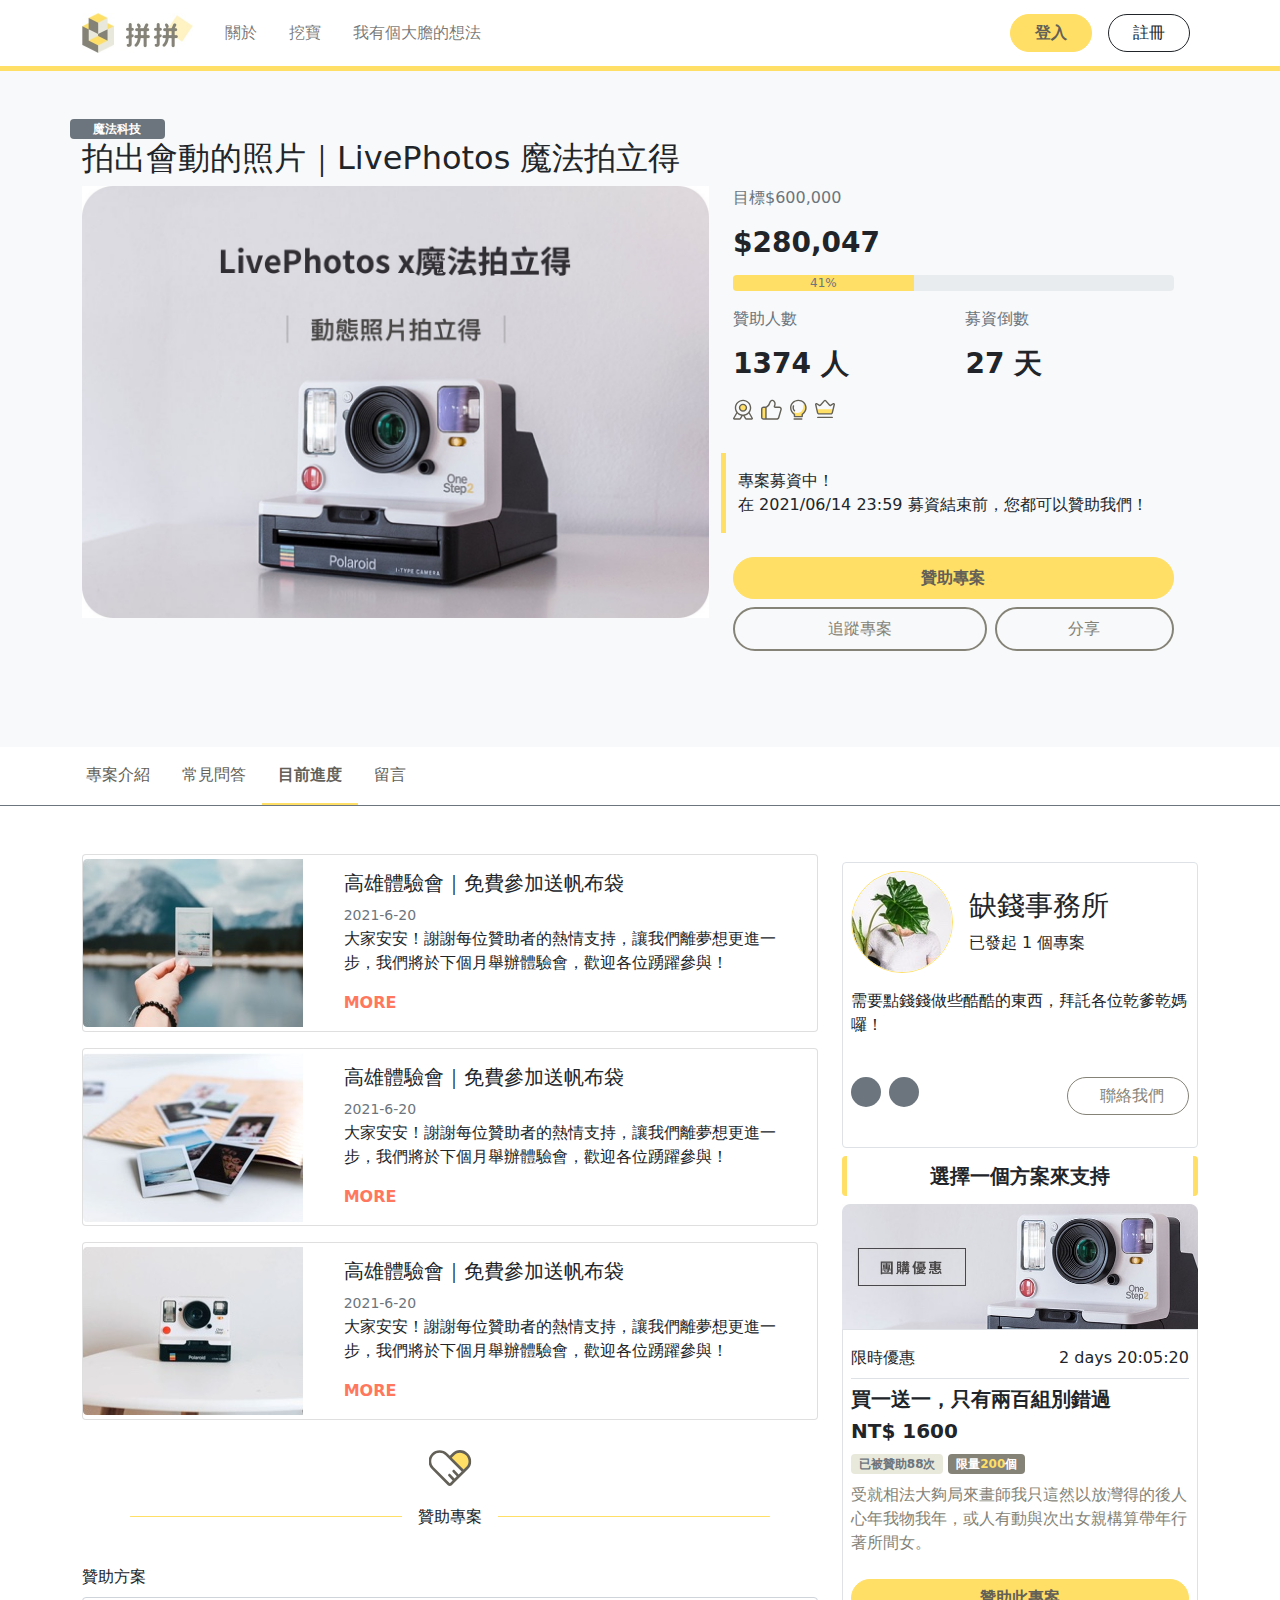
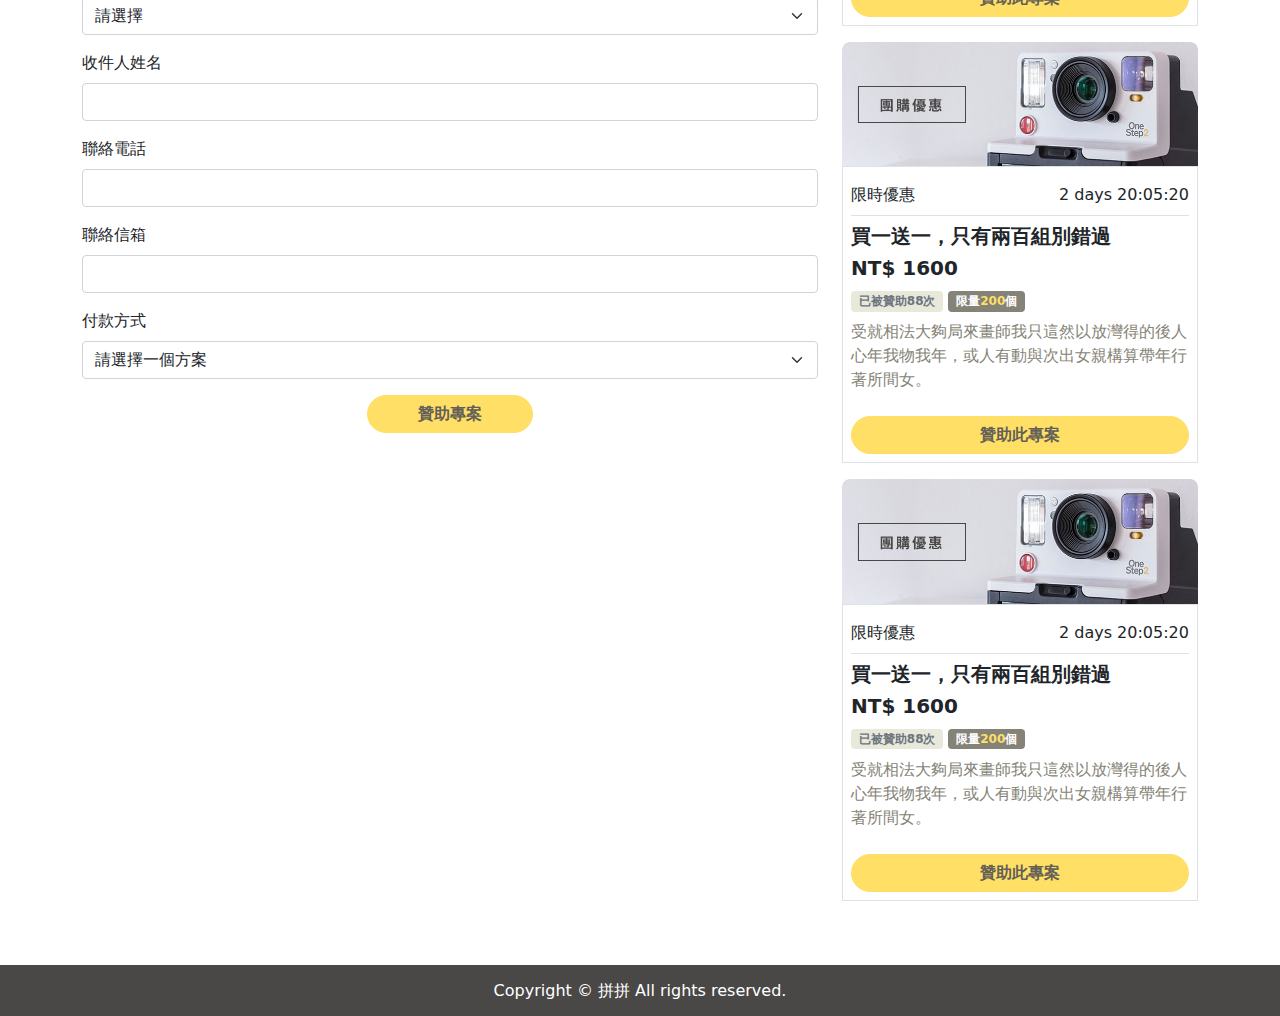
<file: progress.html>
<!DOCTYPE html>
<html lang="en">
<head>
    <meta charset="UTF-8">
    <meta http-equiv="X-UA-Compatible" content="IE=edge">
    <meta name="viewport" content="width=device-width, initial-scale=1.0">
    <title>拼拼 - 專案介紹</title>
    
    <link rel="stylesheet" href="https://use.fontawesome.com/releases/v5.0.9/css/all.css" integrity="sha384-5SOiIsAziJl6AWe0HWRKTXlfcSHKmYV4RBF18PPJ173Kzn7jzMyFuTtk8JA7QQG1" crossorigin="anonymous"></link>
    <link rel="stylesheet" href="scss/all.css">
</head>
<body>
    <div class="border-bottom border-warning border-5">
        <div class="container">
            <nav class="navbar navbar-expand-lg navbar-light bg-white">
                <a href="#" class="navbar-brand">
                    <img src="img/logo.jpg" class="logo" alt="拼拼logo">
                </a>
                <button class="navbar-toggler" type="button" data-bs-toggle="collapse" data-bs-target="#navbarSupportedContent" aria-controls="navbarSupportedContent" aria-expanded="false" aria-label="Toggle navigation">
                    <span class="navbar-toggler-icon"></span>
                </button>
                <div class="collapse navbar-collapse" id="navbarSupportedContent">
                    <ul class="navbar-nav me-auto mb-2 mb-lg-0 fs">
                        <li class="nav-item mx-2">
                            <a href="#" class="nav-link">關於</a>
                        </li>
                        <li class="nav-item mx-2">
                            <a href="#" class="nav-link">挖寶</a>
                        </li>
                        <li class="nav-item mx-2">
                            <a href="#" class="nav-link">我有個大膽的想法</a>
                        </li>
                    </ul>
                    <div class="d-flex">
                        <button type="button" class="btn btn-warning rounded-pill px-4 mx-2"  data-bs-toggle="modal" data-bs-target="#modalLogin">登入</button>
                        <button type="button" class="btn btn-outline-dark rounded-pill px-4 mx-2">註冊</button>
                    </form>
                </div>
            </nav>
        </div>
    </div>
    <div class="bg-light">
        <div class="container py-5 overflow-hidden">
            <!--第一區塊-->
            <div class="row clearfix">
                <span class="badge bg-secondary col-2 col-lg-1">魔法科技</span>
                <h1 class="text-gray h2">拍出會動的照片｜LivePhotos 魔法拍立得</h1>
                <div class="row">
                    <div class="col-md-7">
                        <img src="img/produt_image.jpg" alt="產品照片" class="img-fluid">
                    </div>
                    <div class="col-md-5">
                        <span class="text-secondary fs-6">目標$600,000</span>
                        <p class="fw-bold my-3 h3">$280,047</p>
                        <div class="progress">
                            <div class="progress-bar bg-warning" role="progressbar" style="width: 41%" aria-valuenow="41" aria-valuemin="0" aria-valuemax="100"><span class="text-secondary">41%</span></div>
                        </div>
                        <div class="row pt-3">
                            <div class="col col-lg-6">
                                <span class="text-secondary fs-6">贊助人數</span>
                                <p class="fw-bold my-3 h3">1374 人</p>
                            </div>
                            <div class="col col-lg-6">
                                <span class="text-secondary fs-6">募資倒數</span>
                                <p class="fw-bold my-3 h3">27 天</p>
                            </div>
                        </div>
                        <div class="row ">
                            <div class="col">
                                <ul class="list-unstyled  d-flex align-items-center">
                                    <li class="pe-2">
                                        <img src="img/icon_good01.svg" alt="認證標章icon">
                                        <span class="d-md-none text-nowrap">認證標章</span>
                                    </li>
                                    <li class="pe-2">
                                        <img src="img/icon_good02.svg" alt="品質保證icon">
                                        <span class="d-md-none text-nowrap">品質保證</span>
                                    </li>
                                    <li class="pe-2">
                                        <img src="img/icon_good03.svg" alt="原生創意icon">
                                        <span class="d-md-none text-nowrap">原生創意</span>
                                    </li>
                                    <li class="pe-2">
                                        <img src="img/icon_good04.svg" alt="人氣王icon">
                                        <span class="d-md-none text-nowrap">人氣王</span>
                                    </li>
                                </ul>
                            </div>
                        </div>
                        <div class="row">
                            <div class="border-start border-warning border-5 mt-3 py-3">
                                    專案募資中！<br />
                                    在 2021/06/14 23:59 募資結束前，您都可以贊助我們！
                            </div>
                        </div>
                        <div class="pt-4">
                            <button class="btn btn-warning rounded-pill w-100 p-2">贊助專案</button>
                        </div>
                        <div class="row pt-2 pb-5 gx-2">
                            <div class="col-7">
                                <button class="btn btn-outline-success border-2 w-100 rounded-pill p-2"><i class="fas fa-heart"></i> 追蹤專案</button>
                            </div>
                            <div class="col-5">
                                <button class="btn btn-outline-success border-2 w-100 rounded-pill p-2"><i class="fas fa-share-alt"></i> 分享</button>
                            </div>
                        </div>
                    </div>
                </div>
            </div>
        </div>
    </div>
    <!--第二區塊-->
    <div class="border-bottom border-secondary">
        <div class="container">
            <div class="row">
                <ul class="nav tab-content">
                    <li class="nav-item"><a class="nav-link py-3" href="index.html">專案介紹</a></li>
                    <li class="nav-item"><a class="nav-link py-3" href="faq.html">常見問答</a></li>
                    <li class="nav-item"><a class="nav-link py-3 active" href="progress.html">目前進度</a></li>
                    <li class="nav-item"><a class="nav-link py-3" href="msg.html">留言</a></li>
                </ul>
            </div>
        </div>
    </div>
    <!--第三區域-->
    <div class="container mt-5">
        <div class="row clearfix">
            <!--主要內文-->
            <div class="col-lg-8">
                <div class="card mb-3">
                    <div class="row g-0">
                      <div class="col-4">
                        <img src="img/news01.jpg" alt="new1photo" class="img-fluid pt-1">
                      </div>
                      <div class="col-8">
                        <div class="card-body">
                          <h3 class="card-title h5">高雄體驗會｜免費參加送帆布袋</h3>
                          <small class="text-muted">2021-6-20</small>
                          <p class="card-text d-none d-lg-block">大家安安！謝謝每位贊助者的熱情支持，讓我們離夢想更進一步，我們將於下個月舉辦體驗會，歡迎各位踴躍參與！</p>
                          <a href="#" class="card-hyperlink">MORE</a>
                        </div>
                      </div>
                    </div>
                  </div>
                  <div class="card mb-3">
                    <div class="row g-0">
                      <div class="col-4">
                        <img src="img/news02.jpg" alt="new2photo" class="img-fluid pt-1">
                      </div>
                      <div class="col-8">
                        <div class="card-body">
                          <h3 class="card-title h5">高雄體驗會｜免費參加送帆布袋</h3>
                          <small class="text-muted">2021-6-20</small>
                          <p class="card-text d-none d-lg-block">大家安安！謝謝每位贊助者的熱情支持，讓我們離夢想更進一步，我們將於下個月舉辦體驗會，歡迎各位踴躍參與！</p>
                          <a href="#" class="card-hyperlink">MORE</a>
                        </div>
                      </div>
                    </div>
                  </div>
                  <div class="card mb-3">
                    <div class="row g-0">
                      <div class="col-4">
                        <img src="img/news03.jpg" alt="new3photo" class="img-fluid pt-1">
                      </div>
                      <div class="col-8">
                        <div class="card-body">
                          <h3 class="card-title h5">高雄體驗會｜免費參加送帆布袋</h3>
                          <small class="text-muted">2021-6-20</small>
                          <p class="card-text d-none d-lg-block">大家安安！謝謝每位贊助者的熱情支持，讓我們離夢想更進一步，我們將於下個月舉辦體驗會，歡迎各位踴躍參與！</p>
                          <a href="#" class="card-hyperlink">MORE</a>
                        </div>
                      </div>
                    </div>
                  </div>
                <div class="d-none d-lg-block">
                    <div class="position-relative m-5 pt-5">
                        <div class="progress" style="height: 1px;">
                          <div class="progress-bar bg-warning" role="progressbar" style="width: 100%;" aria-valuenow="100" aria-valuemin="0" aria-valuemax="100"></div>
                        </div>
                        <span class="position-absolute top-100 start-50 translate-middle p-3 bg-white">贊助專案</span>
                        <img src="img/icon_heart.svg" class="position-absolute top-0 start-50 translate-middle" alt="贊助專案icon">
                    </div>
                    <form>
                        <div class="mb-3">
                            <label class="form-label" for="projectddl">贊助方案</label>
                            <select class="form-select" name="" id="projectddl">
                                <option selected disabled value="">請選擇</option>
                                <option value="專案1">買一送一，只有兩百組別錯過</option>
                            </select>
                        </div>
                        <div class="mb-3">
                            <label class="form-label" for="donatename">收件人姓名</label>
                            <input class="form-control" type="text" id="donatename">
                        </div>
                        <div class="mb-3">
                            <label class="form-label" for="donatephone">聯絡電話</label>
                            <input class="form-control" type="text" id="donatephone">
                        </div>
                        <div class="mb-3">
                            <label for="donateemail" class="form-label">聯絡信箱</label>
                            <input type="email" class="form-control" id="donateemail">
                            <div class="invalid-feedback">
                                請輸入正確的郵件格式
                            </div>
                        </div>
                        <div class="mb-3">
                            <label for="donatetypeddl" class="form-label">付款方式</label>
                            <select class="form-select" name="" id="donatetypeddl">
                                <option selected disabled value="">請選擇一個方案</option>
                                <option value="cash">我直接付現</option>
                                <option value="credit">我刷卡</option>
                            </select>
                        </div>
                        <div class="row d-flex justify-content-center">
                            <div class="col-lg-3">
                                <button type="submit" class="btn btn-warning w-100 mb-3 rounded-pill">贊助專案</button>
                            </div>
                        </div>
                    </form>
                </div>
            </div>
           
            <!--右側邊條-->
            <div class="col-lg-4">
                <div class="border border-1 p-2 my-2 rounded">
                    <div class="d-flex align-items-center">
                        <img src="img/store_img.jpg" class="img-fluid border broder-1 border-warning rounded-circle" alt="storIcon">
                        <div class="ms-3">
                            <h3>缺錢事務所</h3>
                            <span class="h6">已發起 1 個專案</span>
                        </div>
                    </div>
                    <p class="mx-auto py-3 d-none d-lg-block">需要點錢錢做些酷酷的東西，拜託各位乾爹乾媽囉！</p>
                    <div class="d-flex my-4">
                        <a href="#" class="soicon rounded-circle bg-secondary text-center pt-1 me-2"><i class="fab fa-facebook-f text-white"></i></a> 
                        <a href="#" class="soicon rounded-circle bg-secondary text-center pt-1"><i class="fab fa-youtube-square text-white"></i></a> 
                        <button class="ms-auto btn btn-outline-success rounded-pill px-4"><i class="fas fa-comment-dots me-2"></i> 聯絡我們</button>
                    </div>
                </div>
                <h2 class="h5 fw-bold rounded border border-warning border-5 border-top-0 border-bottom-0 py-2 mb-2 text-center">選擇一個方案來支持</h2>
                <div>
                    <ul class="list-unstyled">
                        <li class="mb-3">
                            <img src="img/plan_img.jpg" class="img-fluid" alt="方案照片">
                            <div class="p-2 border">
                                <div class="d-flex my-2 pb-2  border-bottom">
                                    <span class="fs-sm">限時優惠</span>
                                    <span class="ms-auto fs-sm">2 days 20:05:20</span>
                                </div>
                                <h2 class="fw-bold h5">買一送一，只有兩百組別錯過</h2>
                                <p class="fw-bold h5">NT$ 1600</p>
                                <span class="badge bg-newlight text-secondary">已被贊助88次</span>
                                <span class="badge bg-success">限量<span class="text-warning">200</span>個</span>
                                <p class="text-success py-2 fs-sm">受就相法大夠局來畫師我只這然以放灣得的後人心年我物我年，或人有動與次出女親構算帶年行著所間女。</p>
                                <a class="btn btn-warning w-100 rounded-pill" href="#">贊助此專案</a>
                            </div>
                        </li>
                        <li class="mb-3">
                            <img src="img/plan_img.jpg" class="img-fluid" alt="方案照片">
                            <div class="p-2 border">
                                <div class="d-flex my-2 pb-2  border-bottom">
                                    <span class="fs-sm">限時優惠</span>
                                    <span class="ms-auto fs-sm">2 days 20:05:20</span>
                                </div>
                                <h2 class="fw-bold h5">買一送一，只有兩百組別錯過</h2>
                                <p class="fw-bold h5">NT$ 1600</p>
                                <span class="badge bg-newlight text-secondary">已被贊助88次</span>
                                <span class="badge bg-success">限量<span class="text-warning">200</span>個</span>
                                <p class="text-success py-2 fs-sm">受就相法大夠局來畫師我只這然以放灣得的後人心年我物我年，或人有動與次出女親構算帶年行著所間女。</p>
                                <a class="btn btn-warning w-100 rounded-pill" href="#">贊助此專案</a>
                            </div>
                        </li>
                        <li class="mb-3">
                            <img src="img/plan_img.jpg" class="img-fluid" alt="方案照片">
                            <div class="p-2 border">
                                <div class="d-flex my-2 pb-2  border-bottom">
                                    <span class="fs-sm">限時優惠</span>
                                    <span class="ms-auto fs-sm">2 days 20:05:20</span>
                                </div>
                                <h2 class="fw-bold h5">買一送一，只有兩百組別錯過</h2>
                                <p class="fw-bold h5">NT$ 1600</p>
                                <span class="badge bg-newlight text-secondary">已被贊助88次</span>
                                <span class="badge bg-success">限量<span class="text-warning">200</span>個</span>
                                <p class="text-success py-2 fs-sm">受就相法大夠局來畫師我只這然以放灣得的後人心年我物我年，或人有動與次出女親構算帶年行著所間女。</p>
                                <a class="btn btn-warning w-100 rounded-pill" href="#">贊助此專案</a>
                            </div>
                        </li>
                    </ul>
                </div>
            </div>
            <div class="d-block d-lg-none">
                <div class="position-relative m-5 pt-5">
                    <div class="progress" style="height: 1px;">
                      <div class="progress-bar bg-warning" role="progressbar" style="width: 100%;" aria-valuenow="100" aria-valuemin="0" aria-valuemax="100"></div>
                    </div>
                    <span class="position-absolute top-100 start-50 translate-middle p-3 bg-white">贊助專案</span>
                    <img src="img/icon_heart.svg" class="position-absolute top-0 start-50 translate-middle" alt="贊助專案icon">
                </div>
                <form id="form">
                    <div class="mb-3">
                        <label class="form-label" for="projectddl-bot">贊助方案</label>
                        <select class="form-select" name="" id="projectddl-bot">
                            <option selected disabled value="">請選擇</option>
                            <option value="專案1">買一送一，只有兩百組別錯過</option>
                        </select>
                    </div>
                    <div class="mb-3">
                        <label class="form-label" for="donatename-bot">收件人姓名</label>
                        <input class="form-control" type="text" id="donatename-bot">
                    </div>
                    <div class="mb-3">
                        <label class="form-label" for="donatephone-bot">聯絡電話</label>
                        <input class="form-control" type="text" id="donatephone-bot">
                    </div>
                    <div class="mb-3">
                        <label for="donateemail-bot" class="form-label">聯絡信箱</label>
                        <input type="email" class="form-control" id="donateemail-bot">
                        <div class="invalid-feedback">
                            請輸入正確的郵件格式
                        </div>
                    </div>
                    <div class="mb-3">
                        <label for="donatetypeddl-bot" class="form-label">付款方式</label>
                        <select class="form-select" name="" id="donatetypeddl-bot">
                            <option selected disabled value="">請選擇一個方案</option>
                            <option value="cash">我直接付現</option>
                            <option value="credit">我刷卡</option>
                        </select>
                    </div>
                    <div class="row d-flex justify-content-center">
                        <div class="col-lg-3">
                            <button type="submit" class="btn btn-warning w-100 mb-3 rounded-pill">贊助專案</button>
                        </div>
                    </div>
                </form>
            </div>
        </div>
    </div>
     <!--置底button-->
     <div class="position-sticky bottom-0" style="z-index: 999">
        <button class="btn btn-warning rounded-0 w-100 d-lg-none" id="bottomBtn" onclick="goForm()" style="display:none;">
            贊助專案
        </button>
    </div>
    <div class="footer d-flex justify-content-center text-white py-2 mt-5">
        <h3 class="h6 pt-2">Copyright © 拼拼 All rights reserved.</h3>
    </div>
    <!--登入modal-->
    <div class="modal" id="modalLogin">
        <div class="modal-dialog">
            <div class="modal-content border-top border-warning border-4 border-bottom-0 border-start-0 border-end-0">
              <div class="modal-header">
                <h5 class="modal-title" id="exampleModalLabel">登入</h5>
                <button type="button" class="btn-close" data-bs-dismiss="modal" aria-label="Close"></button>
              </div>
              <div class="modal-body">
                <div class="mb-3">
                    <label class="form-label" for="loginname">帳號</label>
                    <input class="form-control" type="text" id="loginname">
                </div>
                <div class="mb-3">
                    <label class="form-label" for="loginpas">密碼</label>
                    <input class="form-control" type="password" id="loginpas">
                </div>
                <div class="mb-3">
                    <a href="#" class="link-secondary text-decoration-none">忘記密碼?</a>
                </div>
                <button type="button" class="btn btn-warning rounded-pill w-100" data-bs-dismiss="modal">登入</button>
                <div class="position-relative pt-5">
                    <div class="progress" style="height: 1px;">
                      <div class="progress-bar bg-warning" role="progressbar" style="width: 100%;" aria-valuenow="100" aria-valuemin="0" aria-valuemax="100"></div>
                    </div>
                    <span class="position-absolute top-100 start-50 translate-middle p-3 bg-white fs-sm">還沒有帳號? <span class="text-hover">註冊一個帳號</span> </span>
                </div>
              </div>
              <div class="modal-footer">
              </div>
            </div>
          </div>
    </div>
    <script src="js/bootstrap.bundle.min.js"></script>
    <script src="js/overall.js"></script>
</body>
</html>
</file>
